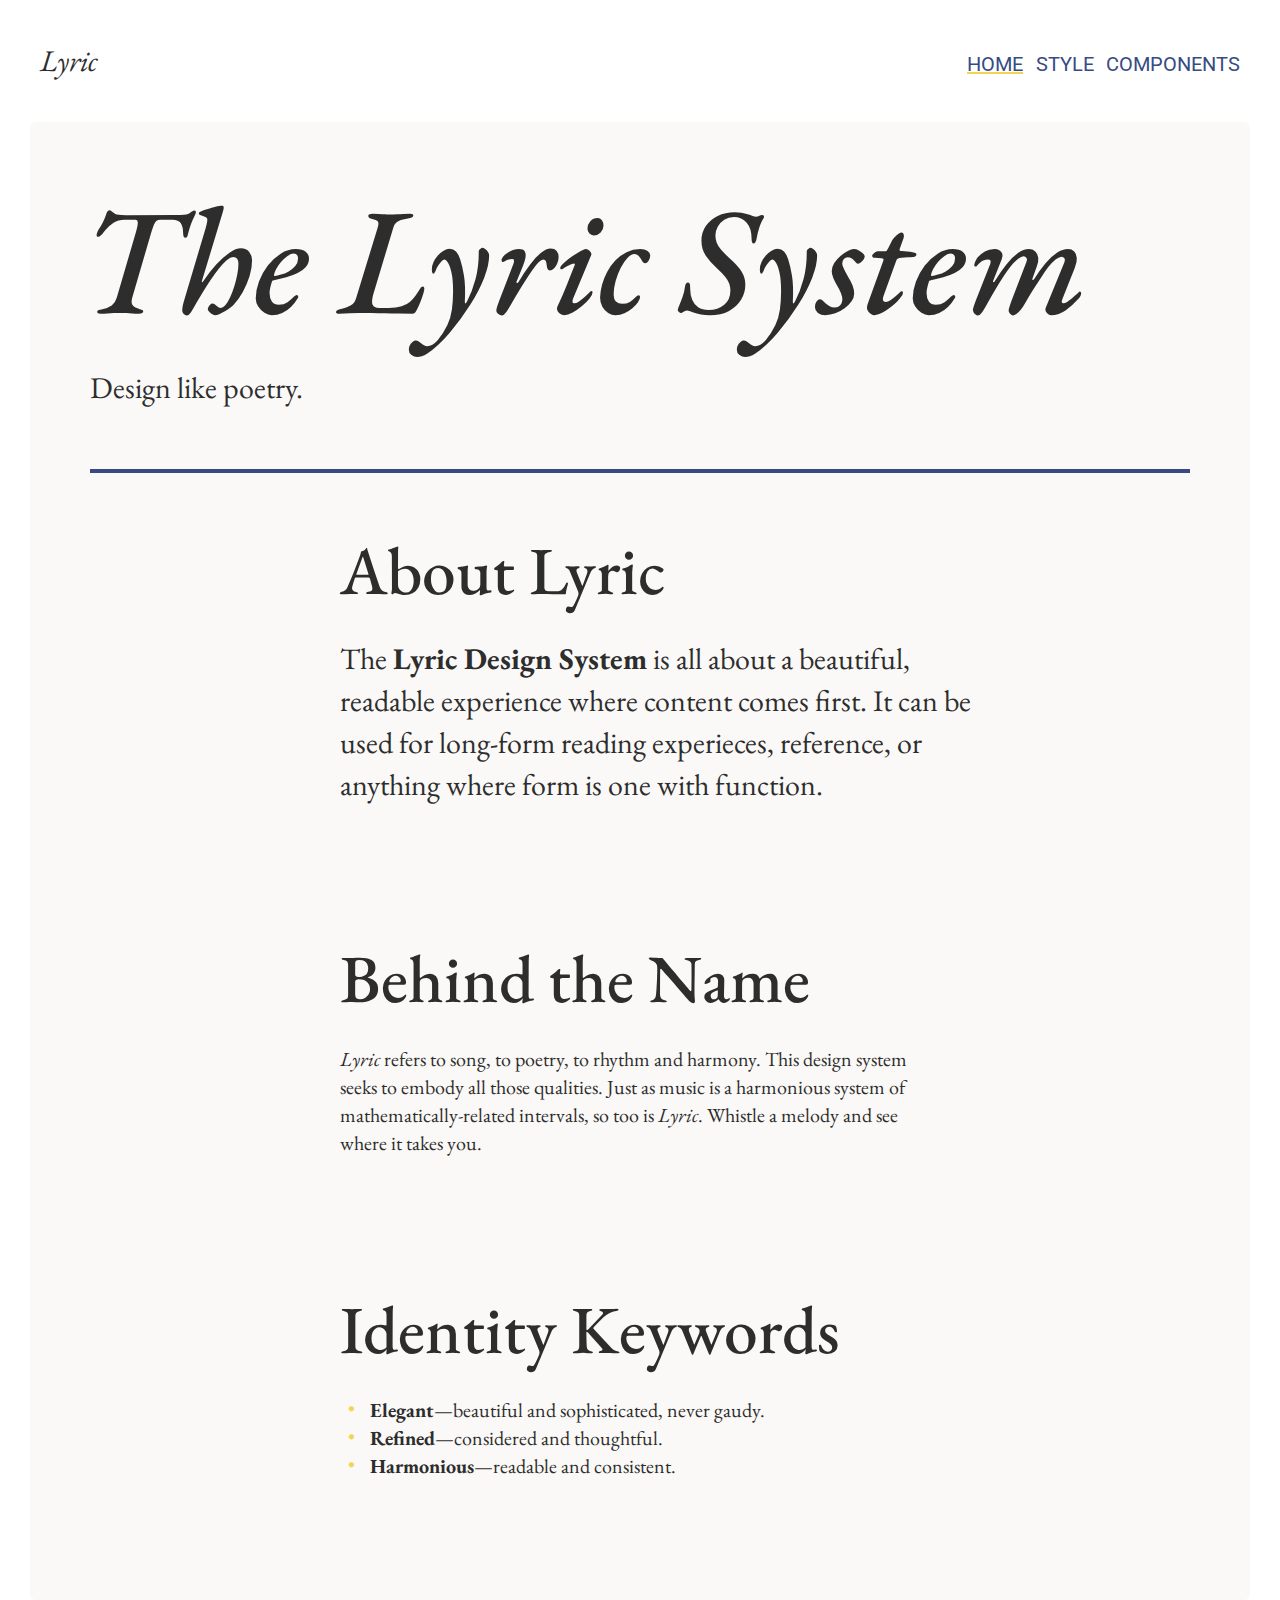
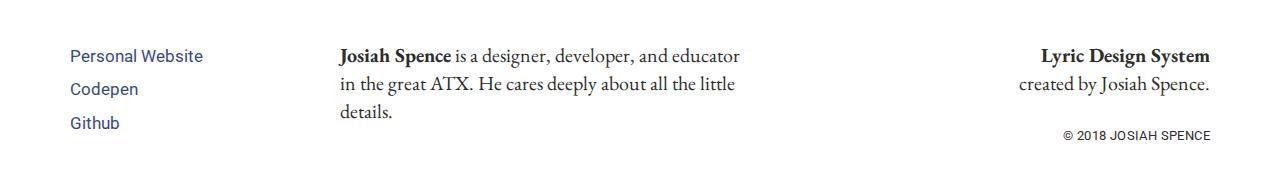
<file: index.html>
<!DOCTYPE html>
<html lang="en">
<head>
  
  <!--  Meta  -->
	<meta charset="UTF-8" />
	<meta name="viewport" content="width=device-width, initial-scale=1">
	<title>Lyric Design System</title>
  
  <!--  Styles  -->
	<link href="https://fonts.googleapis.com/css?family=EB+Garamond:400,400i,700,700i|Roboto:300" rel="stylesheet">
	<link rel="stylesheet" href="style.css">

	<meta name="description" content="My Design System is cool. You should use it.">
</head>
<body>
  
	<header class="site-header">
		
		<div class="logo">Lyric</div>
		
		<nav class="nav-primary">
			<ul>
				<li><a href="index.html" class="current-page">Home</a></li>
				<li><a href="style.html">Style</a></li>
				<li><a href="components.html">Components</a></li>
			</ul>			
		</nav>
		
	</header>
	
	<main>
		
		<div class="main-intro">
			<h1>The Lyric System</h1>

			<p class="tagline">Design like poetry.</p>
		</div>
		
		<div class="main-content">
		
			<h2>About Lyric</h2>

			<p class="featured-text">The <strong>Lyric Design System</strong> is all about a beautiful, readable experience where content comes first. It can be used for long-form reading experieces, reference, or anything where form is one with function. </p>

			<h2>Behind the Name</h2>
			
			<p><em>Lyric</em> refers to song, to poetry, to rhythm and harmony. This design system seeks to embody all those qualities. Just as music is a harmonious system of mathematically-related intervals, so too is <em>Lyric</em>. Whistle a melody and see where it takes you.</p>

			<h2>Identity Keywords</h2>

			<ul>
				<li><strong>Elegant</strong>&mdash;beautiful and sophisticated, never gaudy.</li>
				<li><strong>Refined</strong>&mdash;considered and thoughtful.</li>
				<li><strong>Harmonious</strong>&mdash;readable and consistent.</li>
			</ul>
			
		</div>
		
	</main>
 
	<footer class="site-footer">
		
		<div>
		
			<p><strong>Lyric Design System</strong> created by Josiah Spence.</p>

			<small>© 2018 Josiah Spence</small>
		
		</div>
			
		<p><strong>Josiah Spence</strong> is a designer, developer, and educator in the great ATX. He cares deeply about all the little details.</p>
		
		<nav class="nav-secondary">
			<ul>
				<li><a href="https://josiahspence.com">Personal Website</a></li>
				<li><a href="https://codepen.io/JosiahACC">Codepen</a></li>
				<li><a href="https://github.com/spencejs">Github</a></li>
			</ul>
		</nav>
		
	</footer>
	
</body>
</html>
</file>
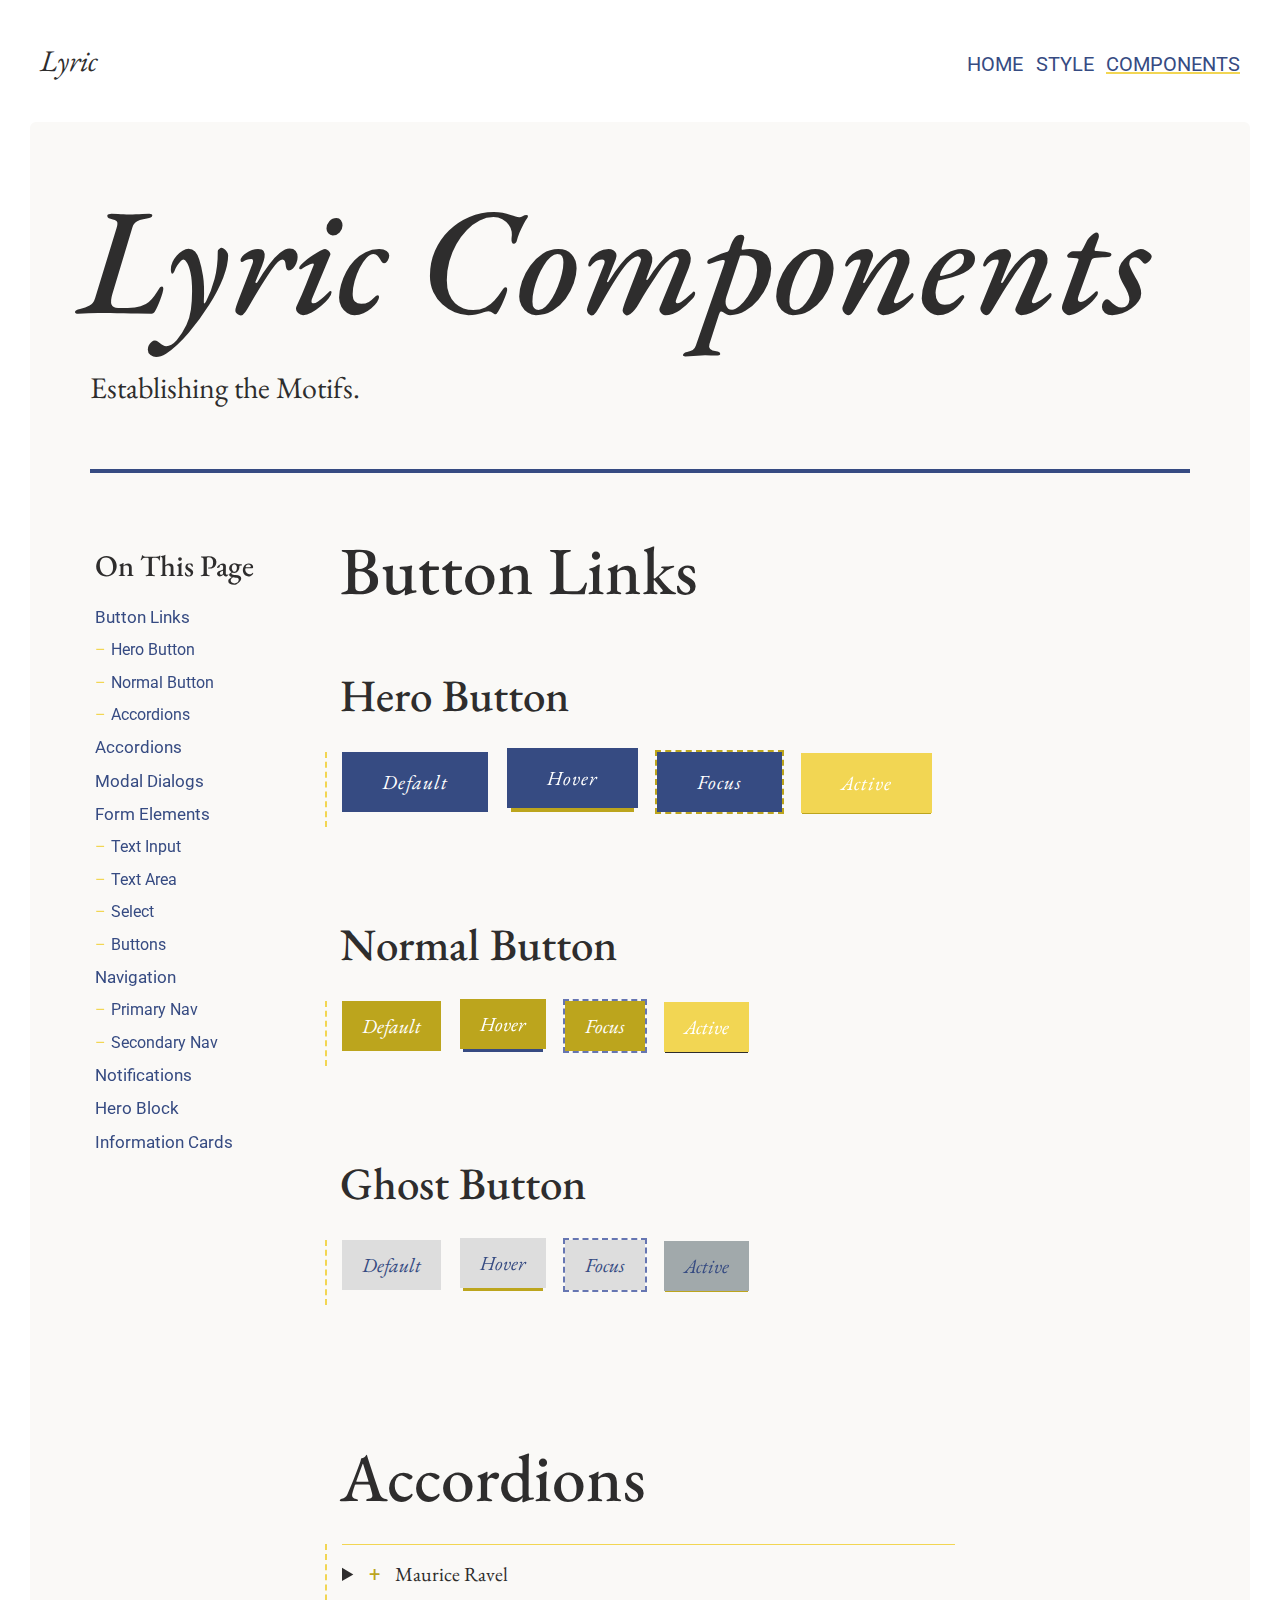
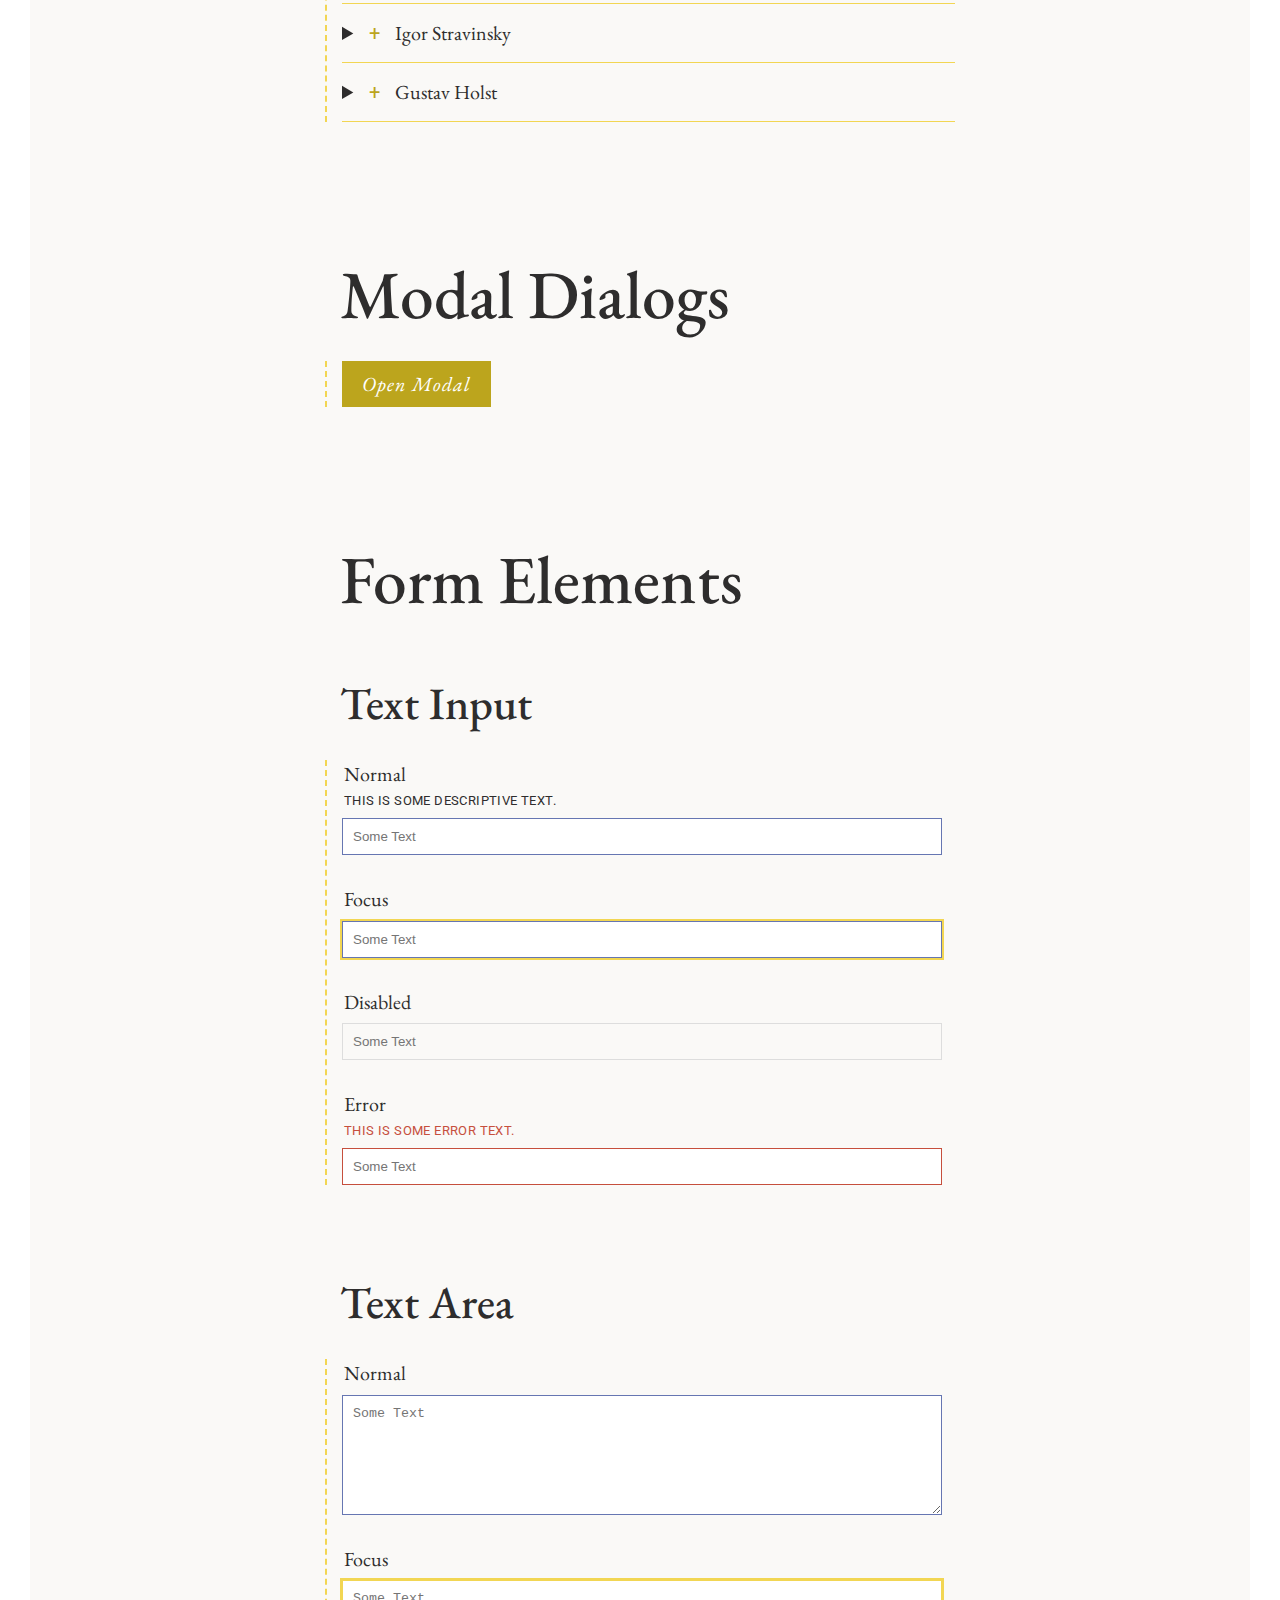
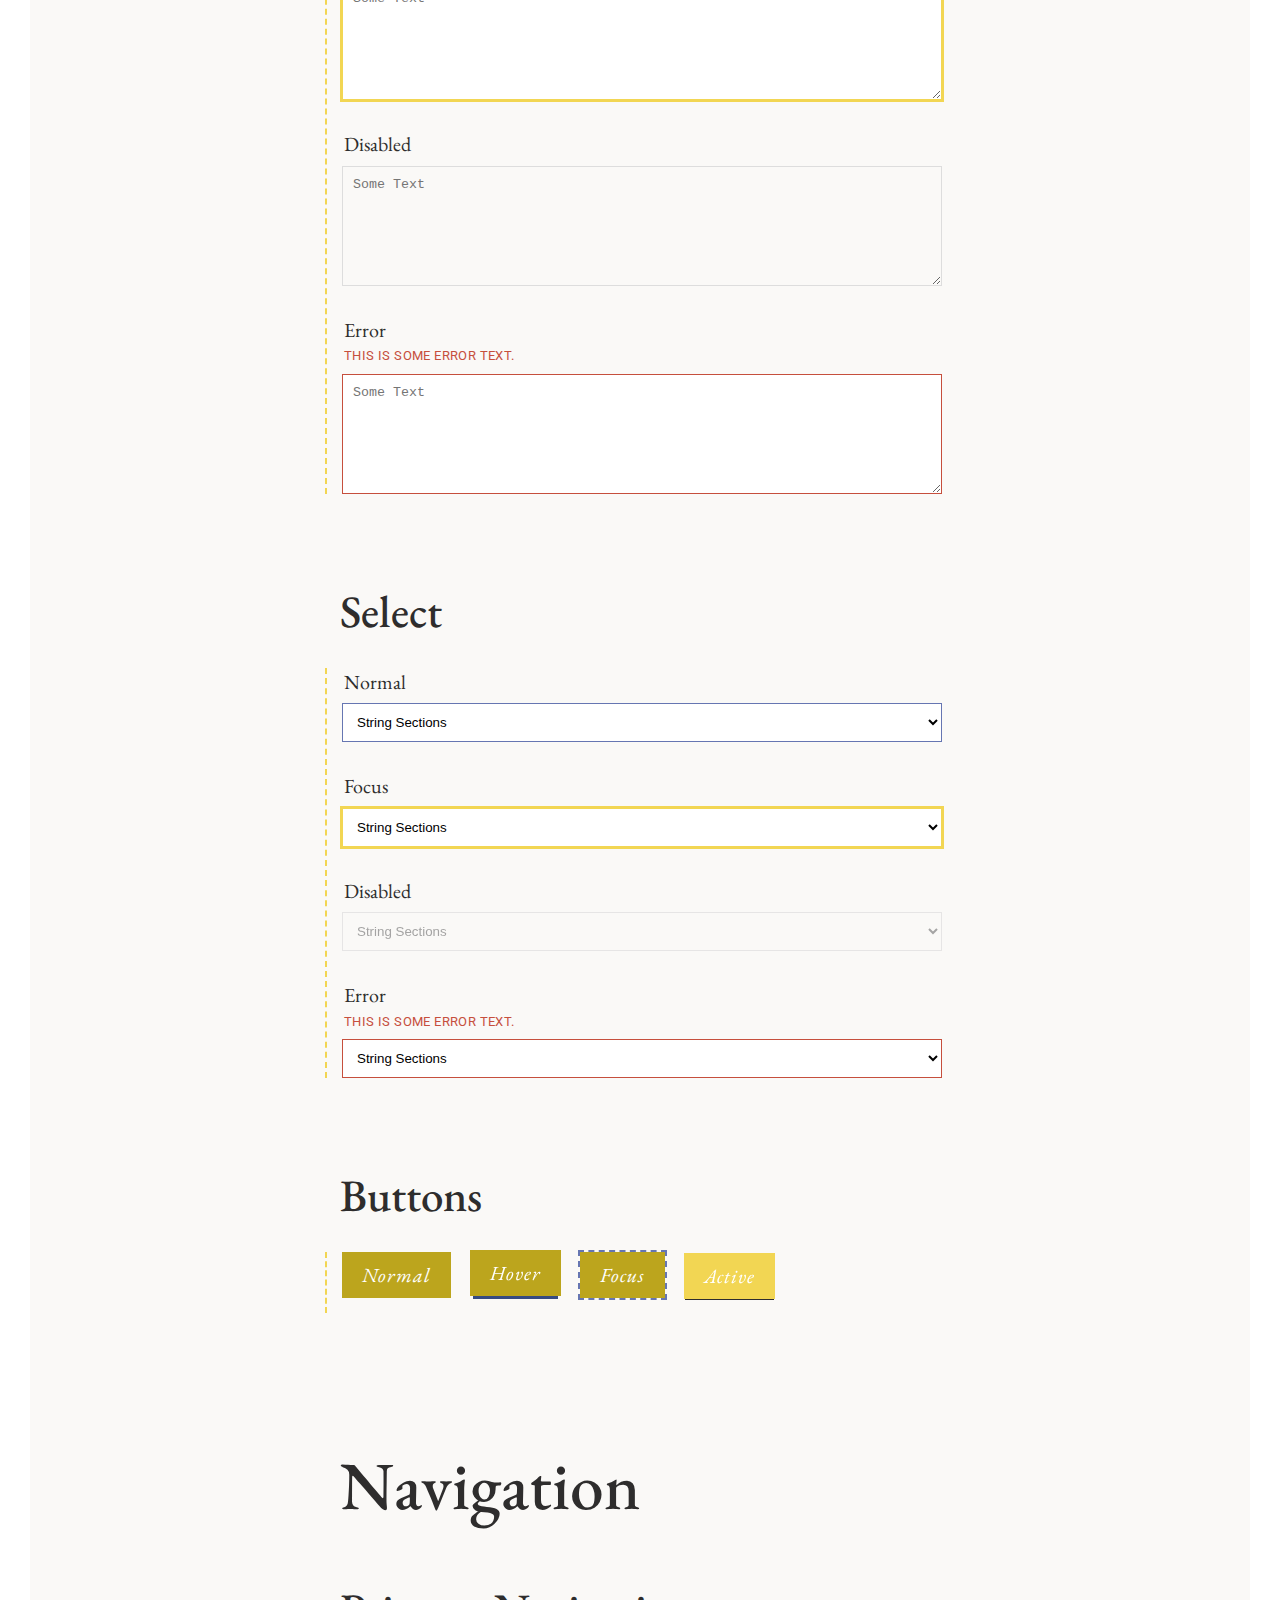
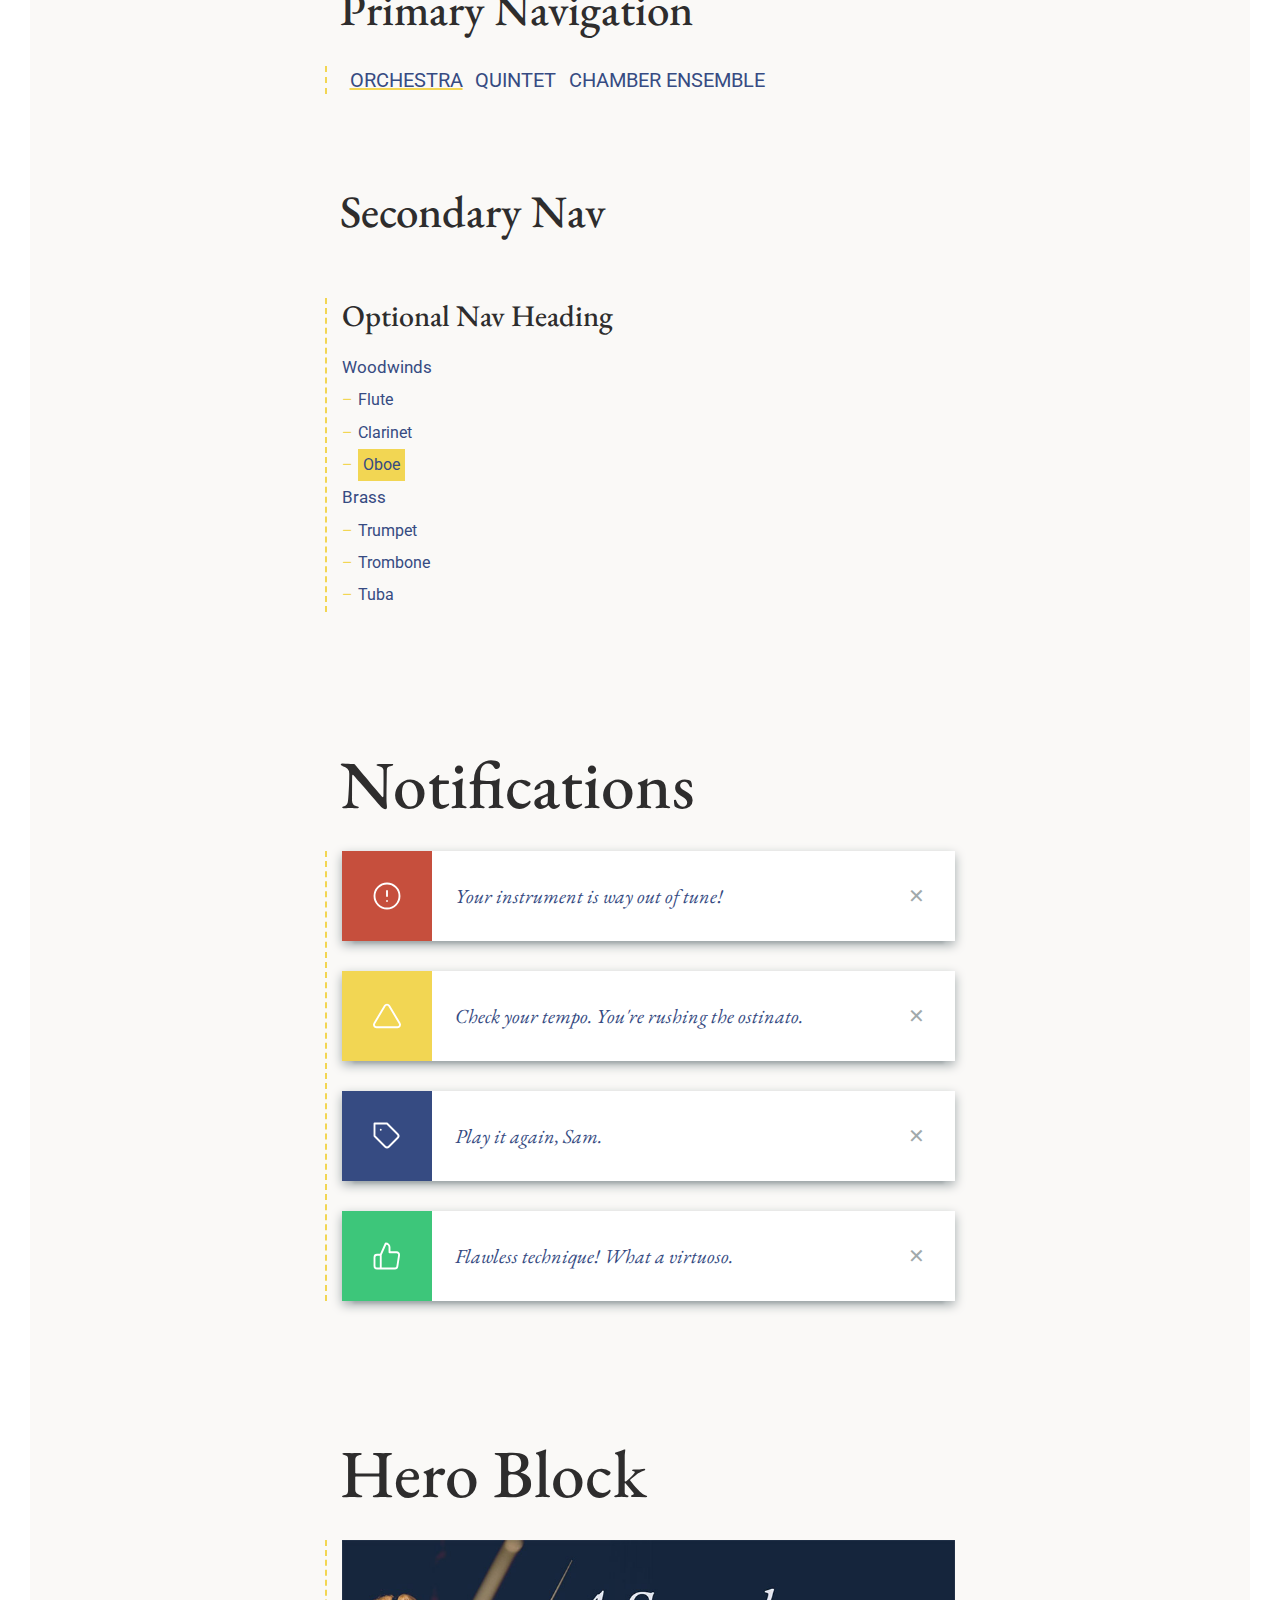
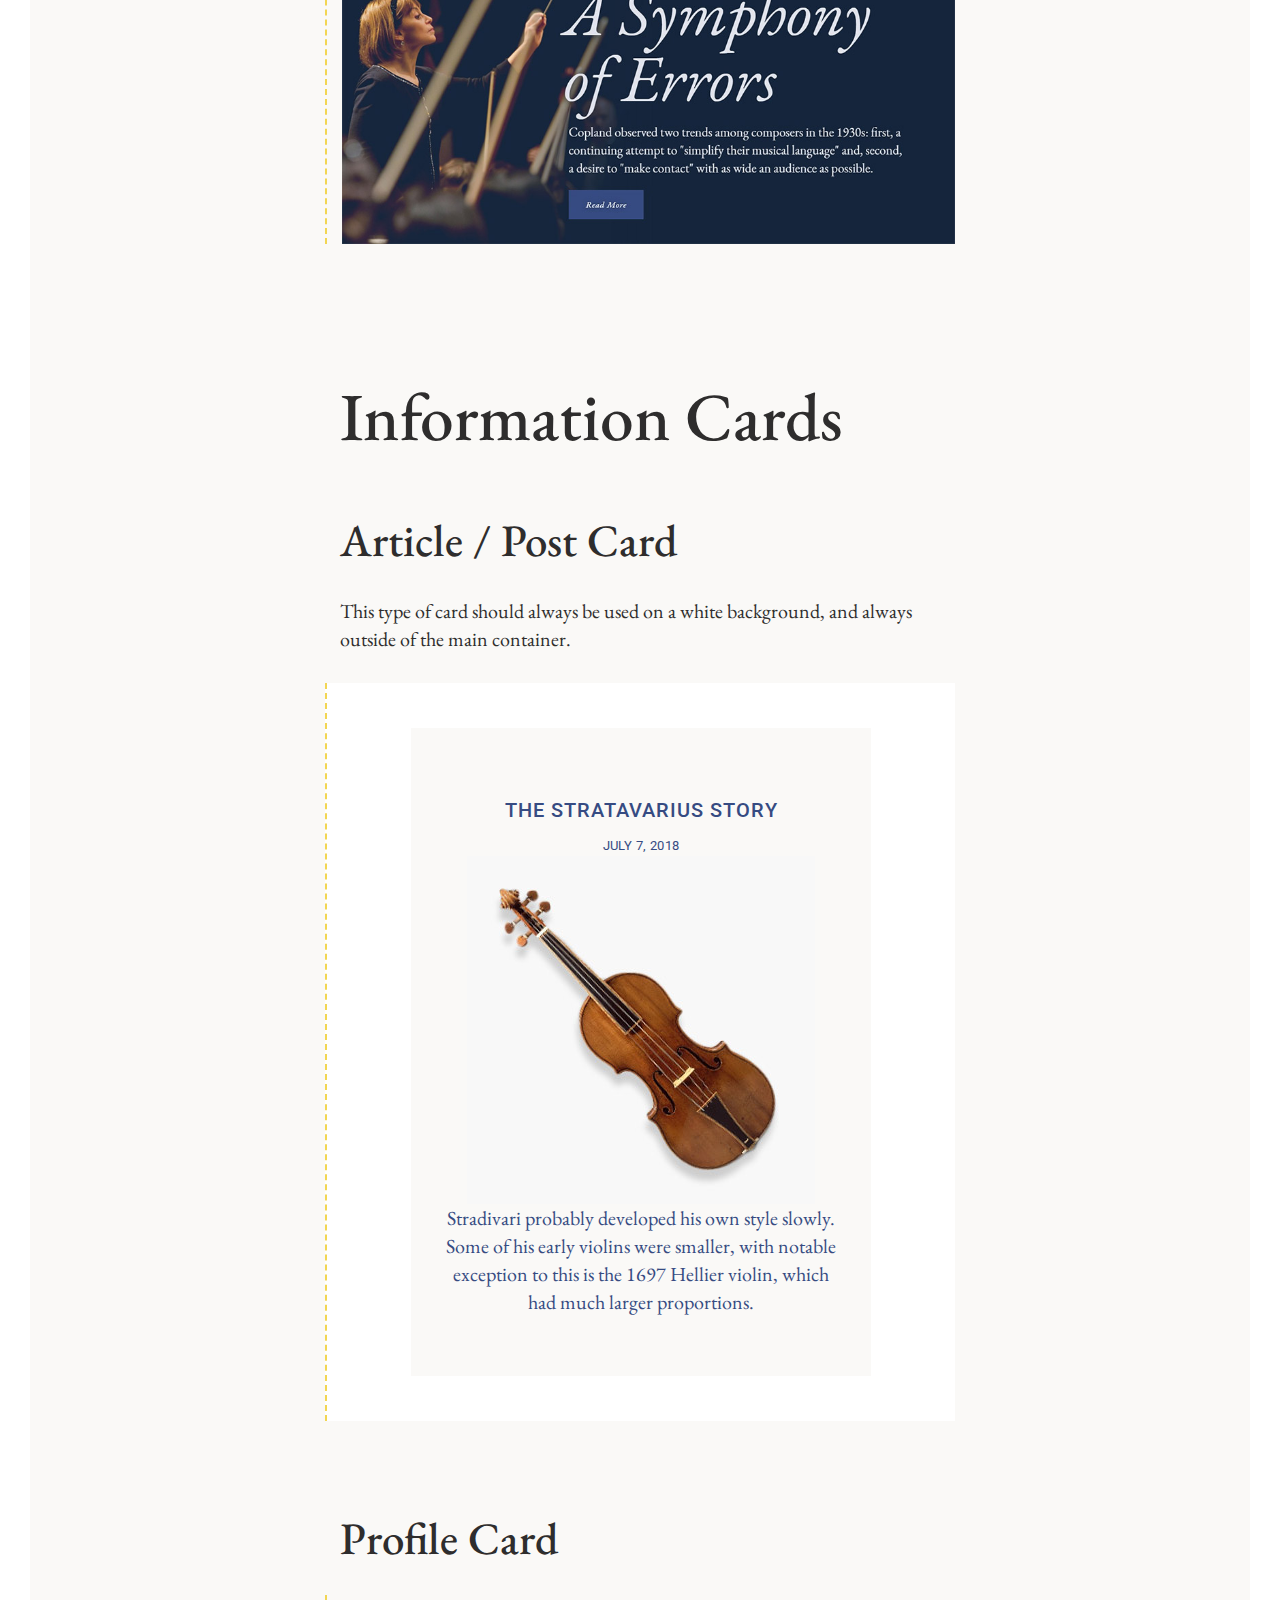
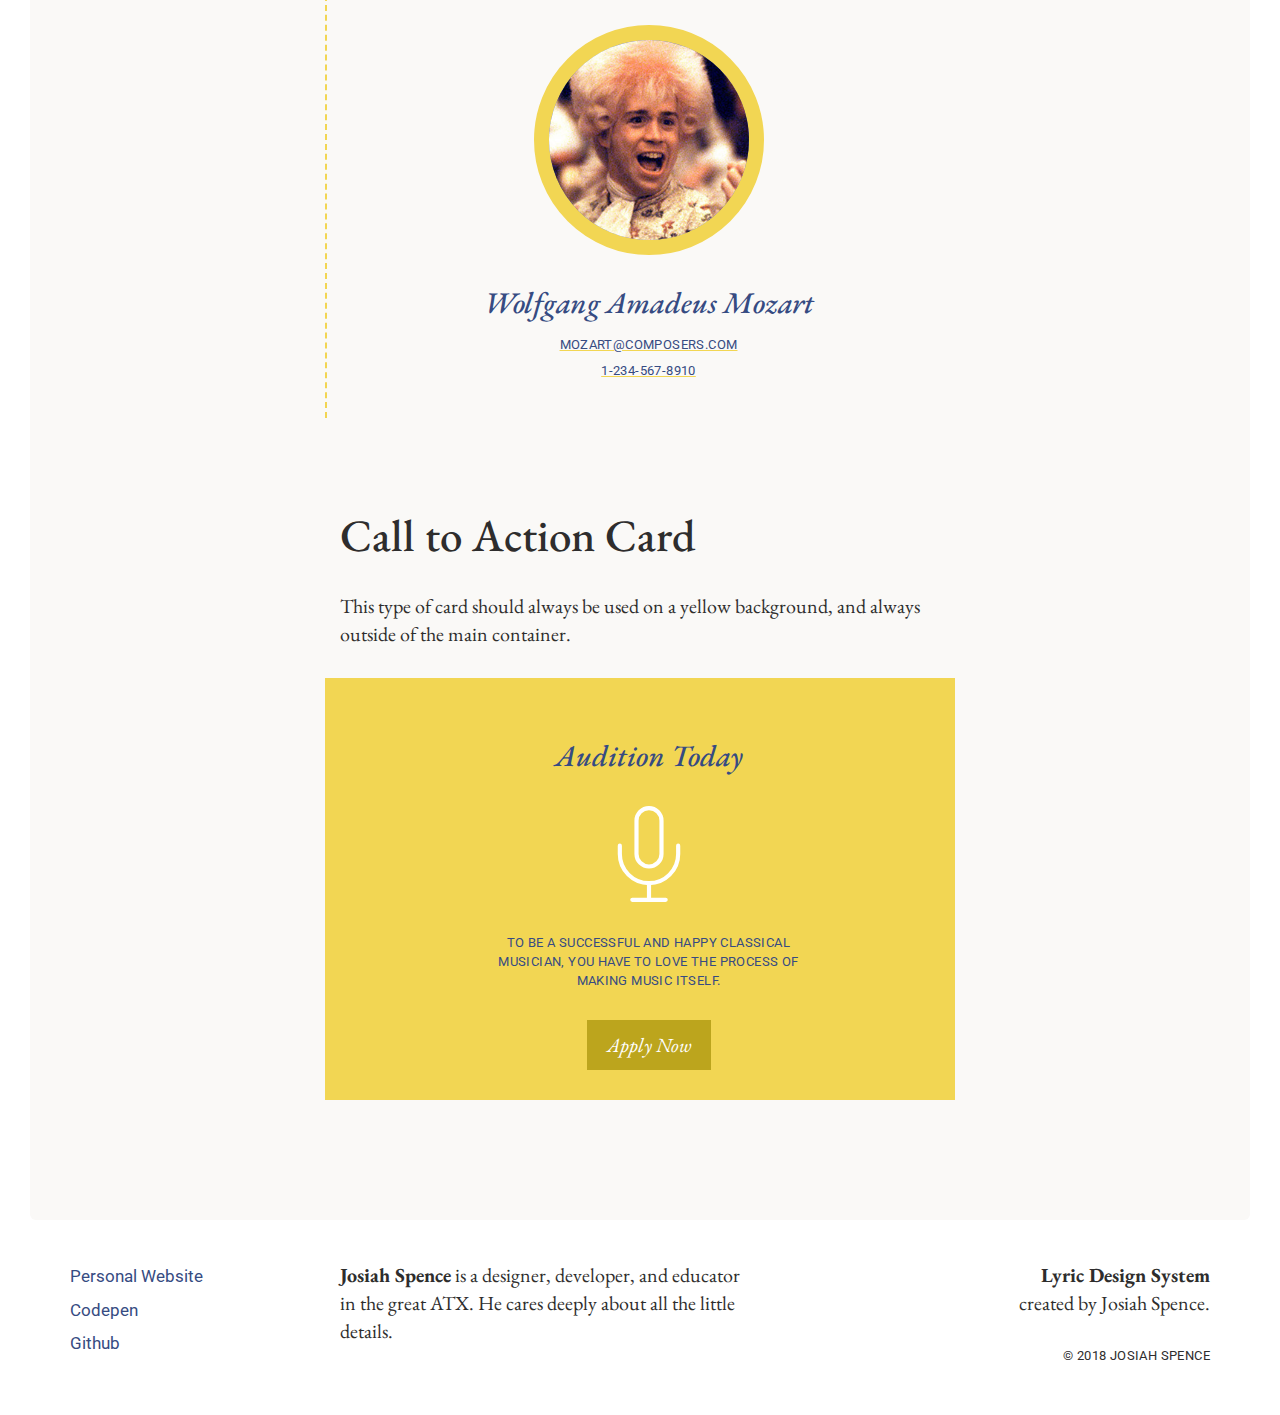
<file: components.html>
<!DOCTYPE html>
<html lang="en">
<head>
  
  <!--  Meta  -->
	<meta charset="UTF-8" />
	<meta name="viewport" content="width=device-width, initial-scale=1">
	<title>Lyric | Components</title>
  
  <!--  Styles  -->
	<link href="https://fonts.googleapis.com/css?family=EB+Garamond:400,400i,700,700i|Roboto:300" rel="stylesheet">
	<link rel="stylesheet" href="style.css">
</head>
<body>
  
	<header class="site-header">
		
		<div class="logo">Lyric</div>
		
		<nav class="nav-primary">
			<ul>
				<li><a href="index.html">Home</a></li>
				<li><a href="style.html">Style</a></li>
				<li><a href="components.html" class="current-page">Components</a></li>
			</ul>			
		</nav>
		
	</header>
	
	<main>
		
		<div class="main-intro">
			<h1>Lyric Components</h1>

			<p class="tagline">Establishing the Motifs.</p>
		</div>
			
		<nav class="nav-secondary toc-nav">
			
			<div> <!--Necessary for sticky positioning technique-->
			
				<h4>On This Page</h4>

				<ul>
					<li><a href="#button-links">Button Links</a>
						<ul>
							<li><a href="#hero-button">Hero Button</a></li>
							<li><a href="#normal-button">Normal Button</a></li>
							<li><a href="#ghost-button">Accordions</a></li>
						</ul>
					</li>
					<li><a href="#accordions">Accordions</a></li>
					<li><a href="#modal-dialogs">Modal Dialogs</a></li>
					<li><a href="#form-elements">Form Elements</a>
						<ul>
							<li><a href="#text-input">Text Input</a></li>
							<li><a href="#text-area">Text Area</a></li>
							<li><a href="#select">Select</a></li>
							<li><a href="#buttons">Buttons</a></li>
						</ul>
					</li>
					<li><a href="#navigation">Navigation</a>
						<ul>
							<li><a href="#primary-navigation">Primary Nav</a></li>
							<li><a href="#secondary-navigation">Secondary Nav</a></li>
						</ul>
					</li>
					<li><a href="#notifications">Notifications</a>
					<li><a href="#hero-block">Hero Block</a>
					<li><a href="#cards">Information Cards</a>
				</ul>
				
			</div>
				
		</nav>
		
		<div class="main-content">
		
			<h2 id="button-links">Button Links</h2>
			
			<h3 id="hero-button">Hero Button</h3>
			
			<figure class="button-examples">
			
				<a href="" class="button button-hero">Default</a>
			
				<a href="" class="button button-hero hover">Hover</a>
			
				<a href="" class="button button-hero focus">Focus</a>
			
				<a href="" class="button button-hero active">Active</a>
				
			</figure>
			
			<h3 id="normal-button">Normal Button</h3>
			
			<figure class="button-examples">
			
				<a href="" class="button">Default</a>
			
				<a href="" class="button hover">Hover</a>
			
				<a href="" class="button focus">Focus</a>
			
				<a href="" class="button active">Active</a>
				
			</figure>
			
			<h3 id="ghost-button">Ghost Button</h3>
			
			<figure class="button-examples">
			
				<a href="" class="button button-ghost">Default</a>
			
				<a href="" class="button button-ghost hover">Hover</a>
			
				<a href="" class="button button-ghost focus">Focus</a>
			
				<a href="" class="button button-ghost active">Active</a>
				
			</figure>
			
			<h2 id="accordions">Accordions</h2>
			
			<figure>
				
				<details>
					
					<summary>Maurice Ravel</summary>
					
					<div>
						<p><strong>Joseph Maurice Ravel</strong> (7 March 1875 – 28 December 1937) was a French composer, pianist and conductor. He is often associated with impressionism along with his elder contemporary Claude Debussy, although both composers rejected the term. In the 1920s and 1930s Ravel was internationally regarded as France's greatest living composer.</p>
					</div>
					
				</details>
				
				<details>
					
					<summary>Igor Stravinsky</summary>
					
					<div>
						<p><strong>Igor Fyodorovich Stravinsky</strong> (17 June [O.S. 5 June] 1882 – 6 April 1971) was a Russian-born composer, pianist, and conductor. He is widely considered one of the most important and influential composers of the 20th century.</p>

						<p>Stravinsky's compositional career was notable for its stylistic diversity. He first achieved international fame with three ballets commissioned by the impresario Serge Diaghilev and first performed in Paris by Diaghilev's Ballets Russes: The Firebird (1910), Petrushka (1911), and The Rite of Spring (1913).</p>
					</div>
					
				</details>
				
				<details>
					
					<summary>Gustav Holst</summary>
					
					<div>
						<p><strong>Gustav Theodore Holst</strong> (21 September 1874 – 25 May 1934) was an English composer, arranger and teacher. Best known for his orchestral suite The Planets, he composed a large number of other works across a range of genres, although none achieved comparable success. His distinctive compositional style was the product of many influences, Richard Wagner and Richard Strauss being most crucial early in his development. The subsequent inspiration of the English folksong revival of the early 20th century, and the example of such rising modern composers as Maurice Ravel, led Holst to develop and refine an individual style.</p>
					</div>
					
				</details>
				
			</figure>
			
			<h2 id="modal-dialogs">Modal Dialogs</h2>
			
			<figure>
				
				<button id="open-modal" type="button">Open Modal</button>
				
				<dialog id="dialog">
					
					<h4>Suite bergamasque</h4>
					
					<p>The Suite bergamasque is one of the most famous piano suites by Claude Debussy. It was first composed by Debussy around 1890, at the age of 28, but was significantly revised just before its publication in 1905.The composer was loath to publish these relatively early piano compositions because they were not in his mature style, but in 1905 accepted the offer of a publisher who thought they would be successful given the fame Debussy had won in the intervening fifteen years.</p>
					
				</dialog>
				
			</figure>
			
			<h2 id="form-elements">Form Elements</h2>
			
			<h3 id="text-input">Text Input</h3>
			
			<figure>
				
				<label for="text-input">Normal</label>
				<small>This is some descriptive text.</small>
				<input name="text-input" type="text" placeholder="Some Text">
				
				
				<label for="text-input">Focus</label>
				<input name="text-input" type="text" placeholder="Some Text" class="focus">
				
				
				<label for="text-input">Disabled</label>
				<input name="text-input" type="text" placeholder="Some Text" disabled>
				
				
				<label for="text-input">Error</label>
				<small class="error-text">This is some error text.</small>
				<input name="text-input" type="text" placeholder="Some Text" class="error-input">
				
			</figure>
			
			<h3 id="text-area">Text Area</h3>
			
			<figure>
				
				<label for="textarea">Normal</label>
				<textarea name="textarea" placeholder="Some Text"></textarea>
			
				<label for="textarea">Focus</label>
				<textarea name="textarea" class="focus" placeholder="Some Text"></textarea>
				
				<label for="textarea">Disabled</label>
				<textarea name="textarea" disabled placeholder="Some Text"></textarea>
				
				<label for="textarea">Error</label>
				<small class="error-text">This is some error text.</small>
				<textarea name="textarea" class="error-input" placeholder="Some Text"></textarea>
			
			</figure>
			
			<h3 id="select">Select</h3>
			
			<figure>
				
				<label for="select">Normal</label>
				<select name="select">
					<option value="" selected disabled hidden>String Sections</option>
					<option>Violins</option>
					<option>Violas</option>
					<option>Cellos</option>
					<option>Contrabasses</option>
				</select>
				
				<label for="select">Focus</label>
				<select name="select" class="focus">
					<option value="" selected disabled hidden>String Sections</option>
					<option>Violins</option>
					<option>Violas</option>
					<option>Cellos</option>
					<option>Contrabasses</option>
				</select>
				
				<label for="select">Disabled</label>
				<select name="select" disabled>
					<option value="" selected disabled hidden>String Sections</option>
					<option>Violins</option>
					<option>Violas</option>
					<option>Cellos</option>
					<option>Contrabasses</option>
				</select>
				
				<label for="select">Error</label>
				<small class="error-text">This is some error text.</small>
				<select name="select" class="error-input">
					<option value="" selected disabled hidden>String Sections</option>
					<option>Violins</option>
					<option>Violas</option>
					<option>Cellos</option>
					<option>Contrabasses</option>
				</select>
				
			</figure>
			
			<h3 id="buttons">Buttons</h3>
			
			<figure class="form-button-examples">
				<button>Normal</button>
				
				<button class="hover">Hover</button>
				
				<button class="focus">Focus</button>
				
				<button class="active">Active</button>
				
			</figure>
			
			<h2 id="navigation">Navigation</h2>
			
			<h3 id="primary-navigation">Primary Navigation</h3>
			
			<figure>
				<nav class="nav-primary">
					<ul>
						<li><a href="" class="current-page">Orchestra</a></li>
						<li><a href="">Quintet</a></li>
						<li><a href="">Chamber Ensemble</a></li>
					</ul>			
				</nav>
			</figure>
			
			<h3 id="secondary-navigation">Secondary Nav</h3>
			
			<figure>
				<nav class="nav-secondary">

					<h4>Optional Nav Heading</h4>

					<ul>
						<li><a href="">Woodwinds</a>
							<ul>
								<li><a href="">Flute</a></li>
								<li><a href="">Clarinet</a></li>
								<li><a href="" class="current-item">Oboe</a></li>
							</ul>
						</li>
						<li><a href="">Brass</a>
							<ul>
								<li><a href="">Trumpet</a></li>
								<li><a href="">Trombone</a></li>
								<li><a href="">Tuba</a></li>
							</ul>
						</li>
					</ul>
				</nav>
			</figure>
			
			<h2 id="notifications">Notifications</h2>
			
			<figure>
				
				<div class="notification notification-error">
					
					<svg class="icon-notification" xmlns="http://www.w3.org/2000/svg" viewBox="0 0 24 24" fill="none" stroke="currentColor" stroke-width="1.5" stroke-linecap="round" stroke-linejoin="round" aria-hidden="true">
						<circle cx="12" cy="12" r="10"></circle>
						<line x1="12" y1="8" x2="12" y2="12"></line>
						<line x1="12" y1="16" x2="12" y2="16"></line>
						
					</svg>
					
					<span>Your instrument is way out of tune!</span>
					
					<span class="notification-close">✕</span>
					
				</div>
				
				<div class="notification notification-warning">
					
					<svg class="icon-notification" xmlns="http://www.w3.org/2000/svg" viewBox="0 0 24 24" fill="none" stroke="currentColor" stroke-width="1.5" stroke-linecap="round" stroke-linejoin="round" aria-hidden="true">
						<path d="M10.29 3.86L1.82 18a2 2 0 0 0 1.71 3h16.94a2 2 0 0 0 1.71-3L13.71 3.86a2 2 0 0 0-3.42 0z"></path>
						
					</svg>
					
					<span>Check your tempo. You're rushing the ostinato.</span>
					
					<span class="notification-close">✕</span>
					
				</div>
				
				<div class="notification">
					
					<svg class="icon-notification" xmlns="http://www.w3.org/2000/svg" viewBox="0 0 24 24" fill="none" stroke="currentColor" stroke-width="1.5" stroke-linecap="round" stroke-linejoin="round" aria-hidden="true">
						<path d="M20.59 13.41l-7.17 7.17a2 2 0 0 1-2.83 0L2 12V2h10l8.59 8.59a2 2 0 0 1 0 2.82z"></path>
						<line x1="7" y1="7" x2="7" y2="7"></line>
						
					</svg>
					
					<span>Play it again, Sam.</span>
					
					<span class="notification-close">✕</span>
					
				</div>
				
				<div class="notification notification-success">
					
					<svg class="icon-notification" xmlns="http://www.w3.org/2000/svg" viewBox="0 0 24 24" fill="none" stroke="currentColor" stroke-width="1.5" stroke-linecap="round" stroke-linejoin="round" aria-hidden="true">
						<path d="M14 9V5a3 3 0 0 0-3-3l-4 9v11h11.28a2 2 0 0 0 2-1.7l1.38-9a2 2 0 0 0-2-2.3zM7 22H4a2 2 0 0 1-2-2v-7a2 2 0 0 1 2-2h3"></path>
						
					</svg>
					
					<span>Flawless technique! What a virtuoso.</span>
					
					<span class="notification-close">✕</span>
					
				</div>
				
			</figure>
			
			<h2 id="hero-block">Hero Block</h2>
			
			<figure>
				<a href="hero-block.html" title="Hero Block Page"><img src="images/hero-screenshot.jpg" alt="Hero Block Screenshot" class="example-screenshot"></a>
			</figure>
			
			<h2 id="cards">Information Cards</h2>

			<h3>Article / Post Card</h3>
			
			<p>This type of card should always be used on a white background, and always outside of the main container.</p>
			
			<figure class="post-card-example">
				
				<a href="" class="post-card">
					
					<h6>The Stratavarius Story</h6>
					
					<time datetime="2018-07-07">July 7, 2018</time>
					
					<img src="images/strativarius.jpg" alt="Stritvarius Gould Violin">
					
					<p>Stradivari probably developed his own style slowly. Some of his early violins were smaller, with notable exception to this is the 1697 Hellier violin, which had much larger proportions.</p>
					
				</a>
				
			</figure>

			<h3>Profile Card</h3>
			
			<figure class="profile-card-example">
				
				<section class="profile-card">
					
					<img src="images/mozart.jpg" alt="Wolfgang Amadeus Mozart">
					
					<h6>Wolfgang Amadeus Mozart</h6>
					
					<p class="meta-copy"><a href="mailto:mozart@composers.com">mozart@composers.com</a></p>
					
					<p class="meta-copy"><a href="tel:1-234-567-8910">1-234-567-8910</a></p>
					
				</section>
				
			</figure>

			<h3>Call to Action Card</h3>
			
			<p>This type of card should always be used on a yellow background, and always outside of the main container.</p>
			
			<figure class="cta-card-example">
				
				<section class="cta-card">
					
					<h6>Audition Today</h6>
					
					<svg class="cta-card-icon" xmlns="http://www.w3.org/2000/svg" viewBox="0 0 24 24" fill="none" stroke-width="1" stroke-linecap="round" stroke-linejoin="round" aria-hidden="true">
						<path d="M12 1a3 3 0 0 0-3 3v8a3 3 0 0 0 6 0V4a3 3 0 0 0-3-3z"></path>
						<path d="M19 10v2a7 7 0 0 1-14 0v-2"></path>
						<line x1="12" y1="19" x2="12" y2="23"></line>
						<line x1="8" y1="23" x2="16" y2="23"></line>
					</svg>
					
					<p class="meta-copy">To be a successful and happy classical musician, you have to love the process of making music itself.</p>
					
					<a href="" class="button">Apply Now</a>
					
				</section>
				
			</figure>
			
		</div>
		
	</main>
 
	<footer class="site-footer">
		
		<div>
		
			<p><strong>Lyric Design System</strong> created by Josiah Spence.</p>

			<small>© 2018 Josiah Spence</small>
		
		</div>
			
		<p><strong>Josiah Spence</strong> is a designer, developer, and educator in the great ATX. He cares deeply about all the little details.</p>
		
		<nav class="nav-secondary">
			<ul>
				<li><a href="https://josiahspence.com">Personal Website</a></li>
				<li><a href="https://codepen.io/JosiahACC">Codepen</a></li>
				<li><a href="https://github.com/spencejs">Github</a></li>
			</ul>
		</nav>
		
	</footer>
	
	<script>
	document.addEventListener('DOMContentLoaded', function(){

		const modal = document.querySelector('dialog');
		const open = document.getElementById('open-modal');

		open.addEventListener('click', () => {
			modal.showModal();
		});

		modal.addEventListener('click', event => {
			if (event.target === modal) {
				modal.close('cancelled');
			}
		});

	});
	</script>

	
</body>
</html>
</file>
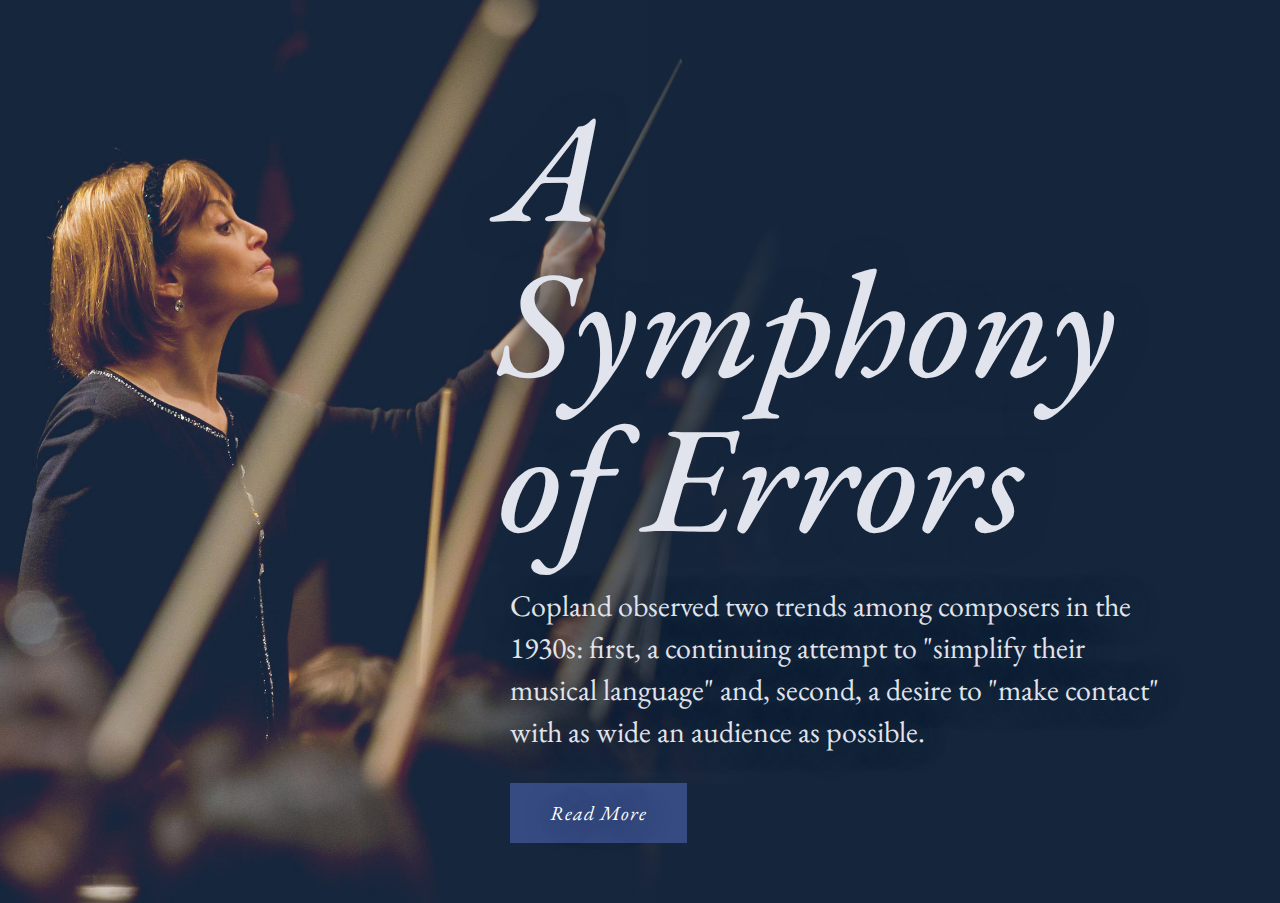
<file: hero-block.html>
<!DOCTYPE html>
<html lang="en">
<head>
  
  <!--  Meta  -->
	<meta charset="UTF-8" />
	<meta name="viewport" content="width=device-width, initial-scale=1">
	<title>Lyric | Components</title>
  
  <!--  Styles  -->
	<link href="https://fonts.googleapis.com/css?family=EB+Garamond:400,400i,700,700i|Roboto:300" rel="stylesheet">
	<link rel="stylesheet" href="style.css">
</head>
<body>
	
	<div class="hero-block">
		
		<div class="hero-block-content">
		
			<h1>A Symphony of Errors</h1>

			<p class="featured-text">Copland observed two trends among composers in the 1930s: first, a continuing attempt to "simplify their musical language" and, second, a desire to "make contact" with as wide an audience as possible.</p>

			<a href="" class="button button-hero">Read More</a>
			
		</div>
		
	</div>
	
</body>
</html>
</file>
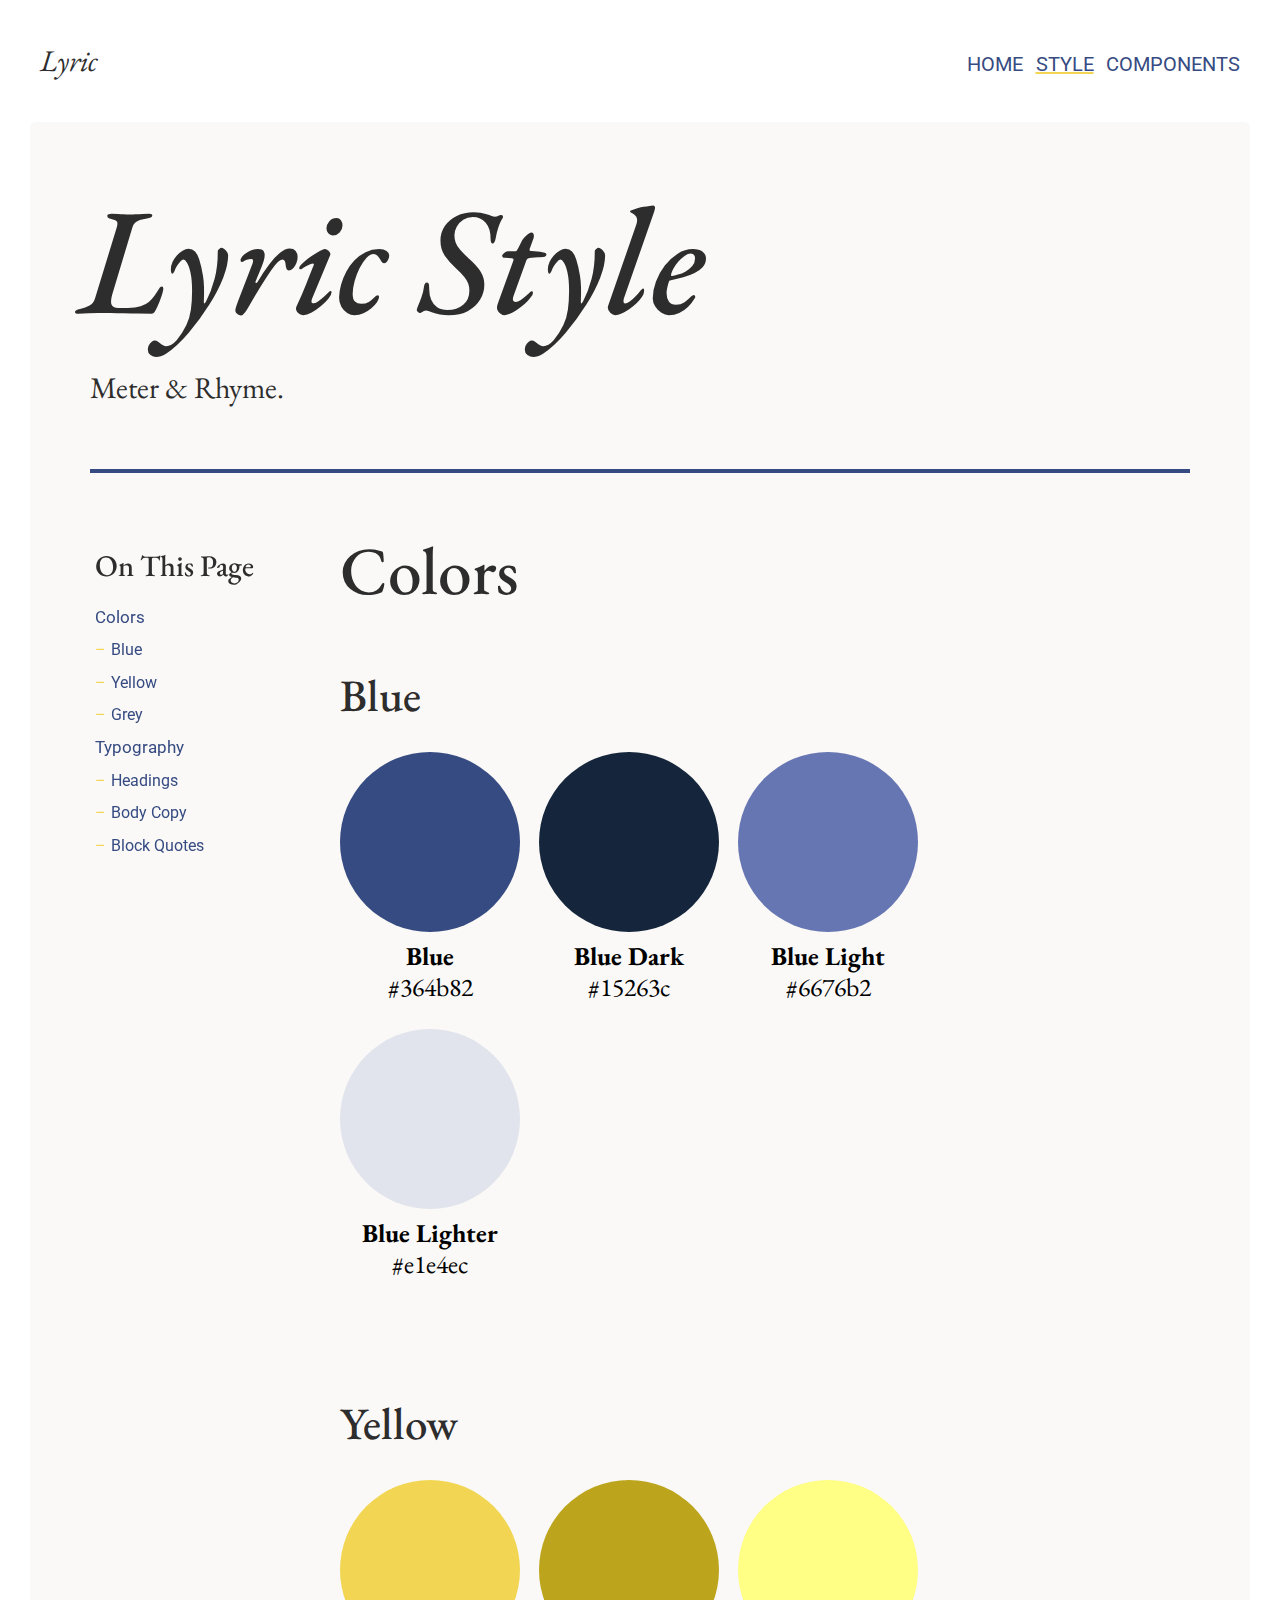
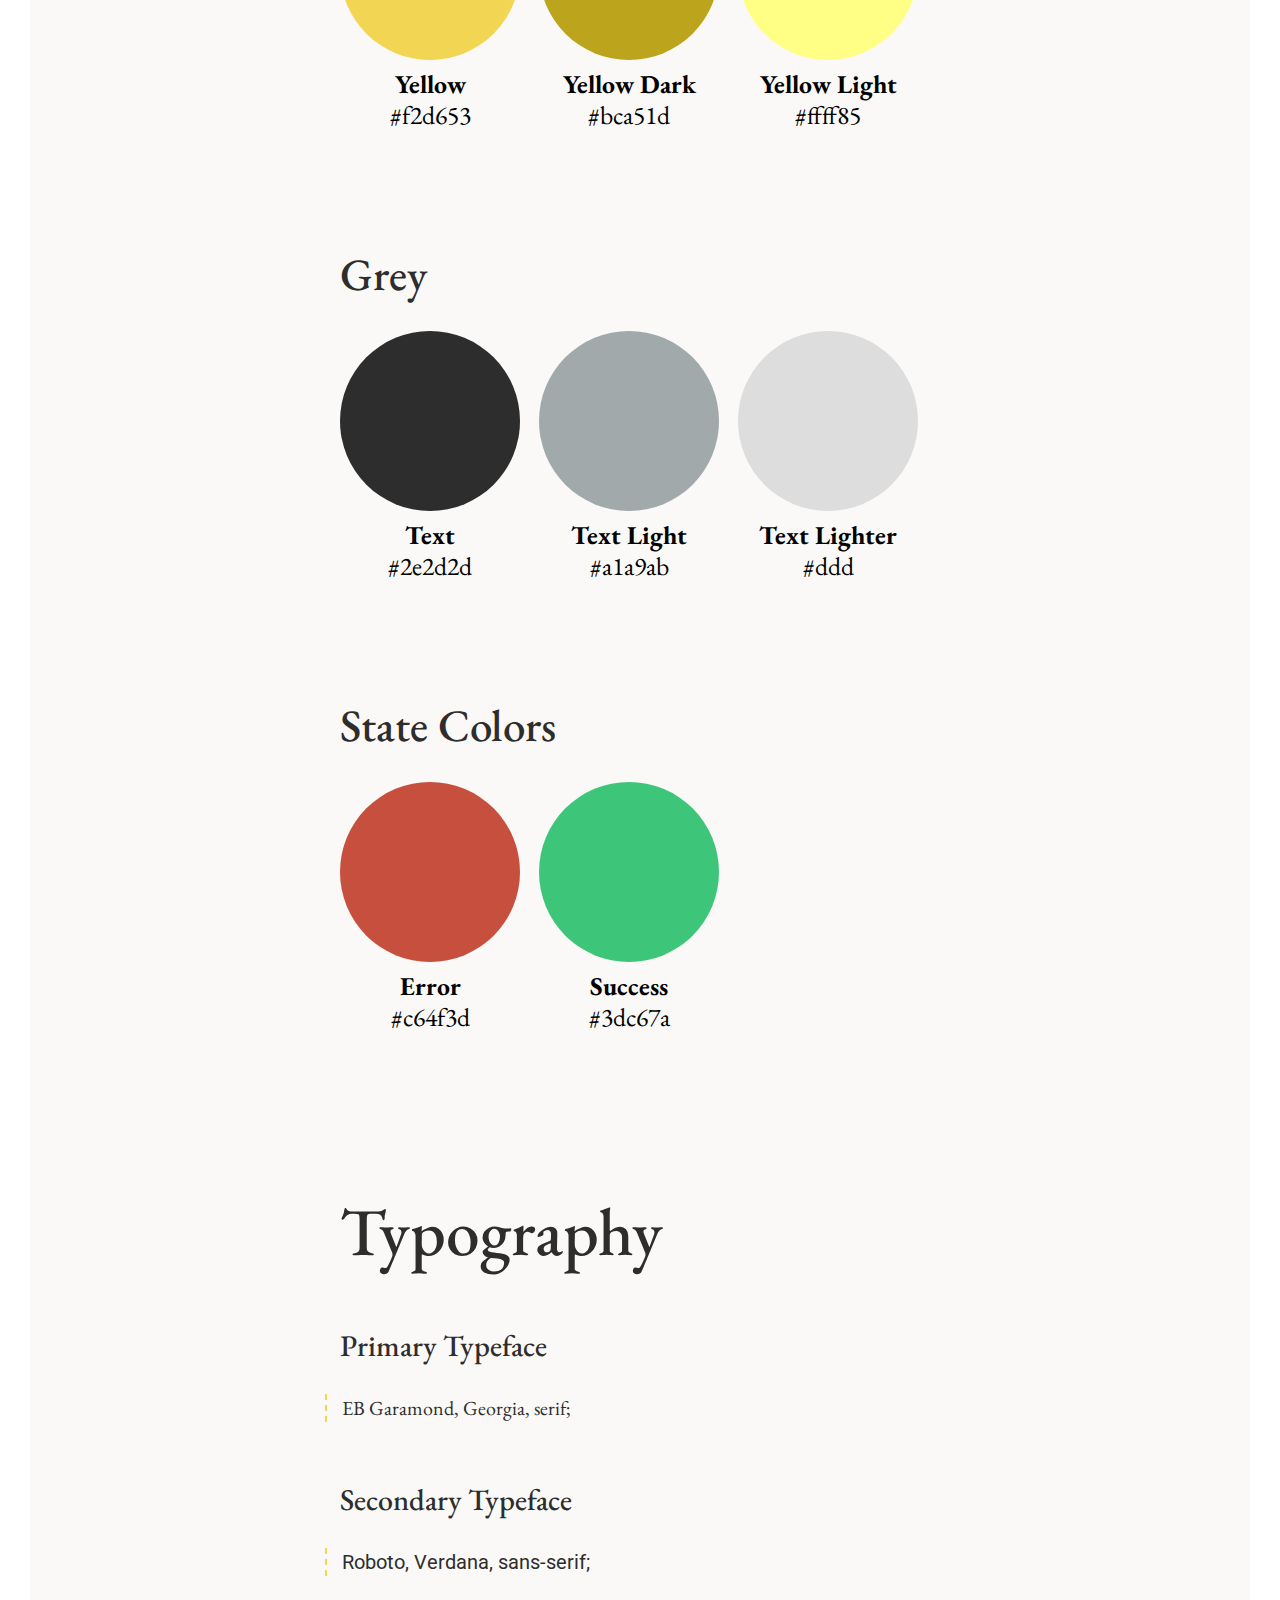
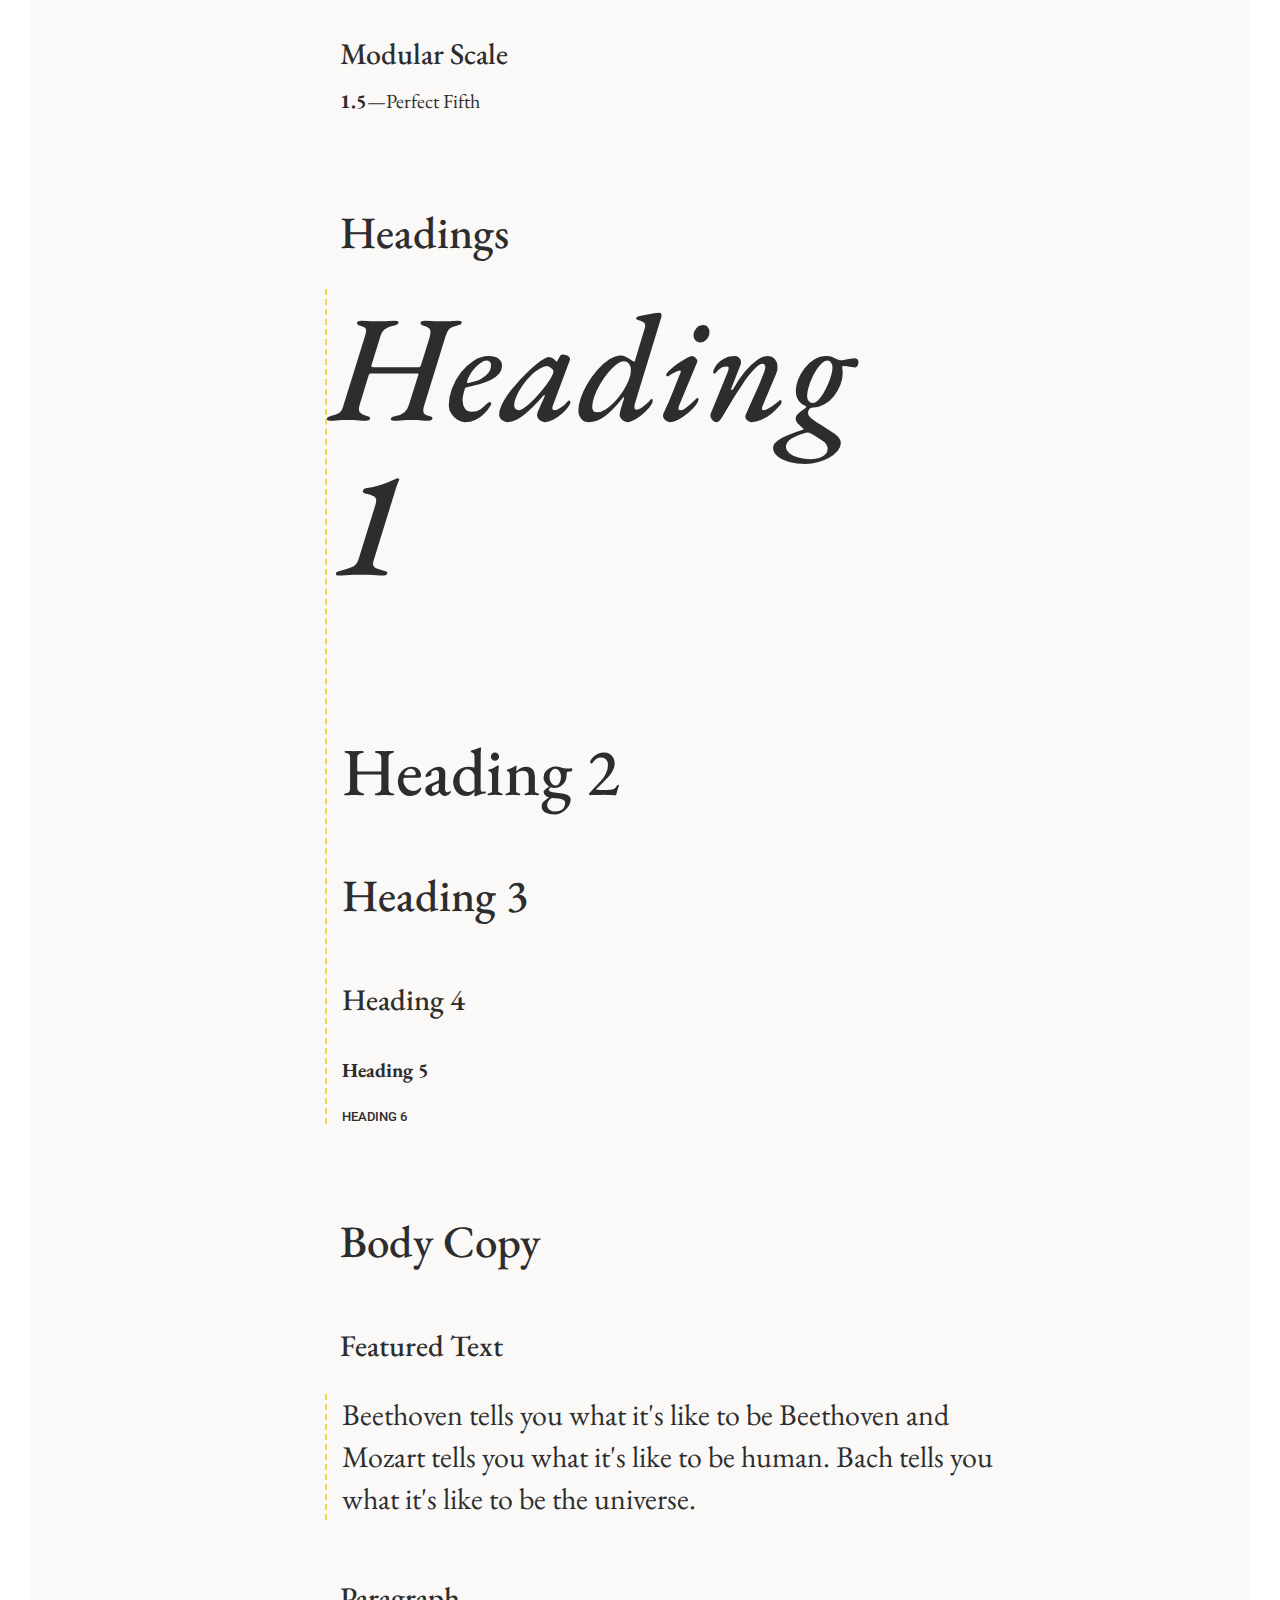
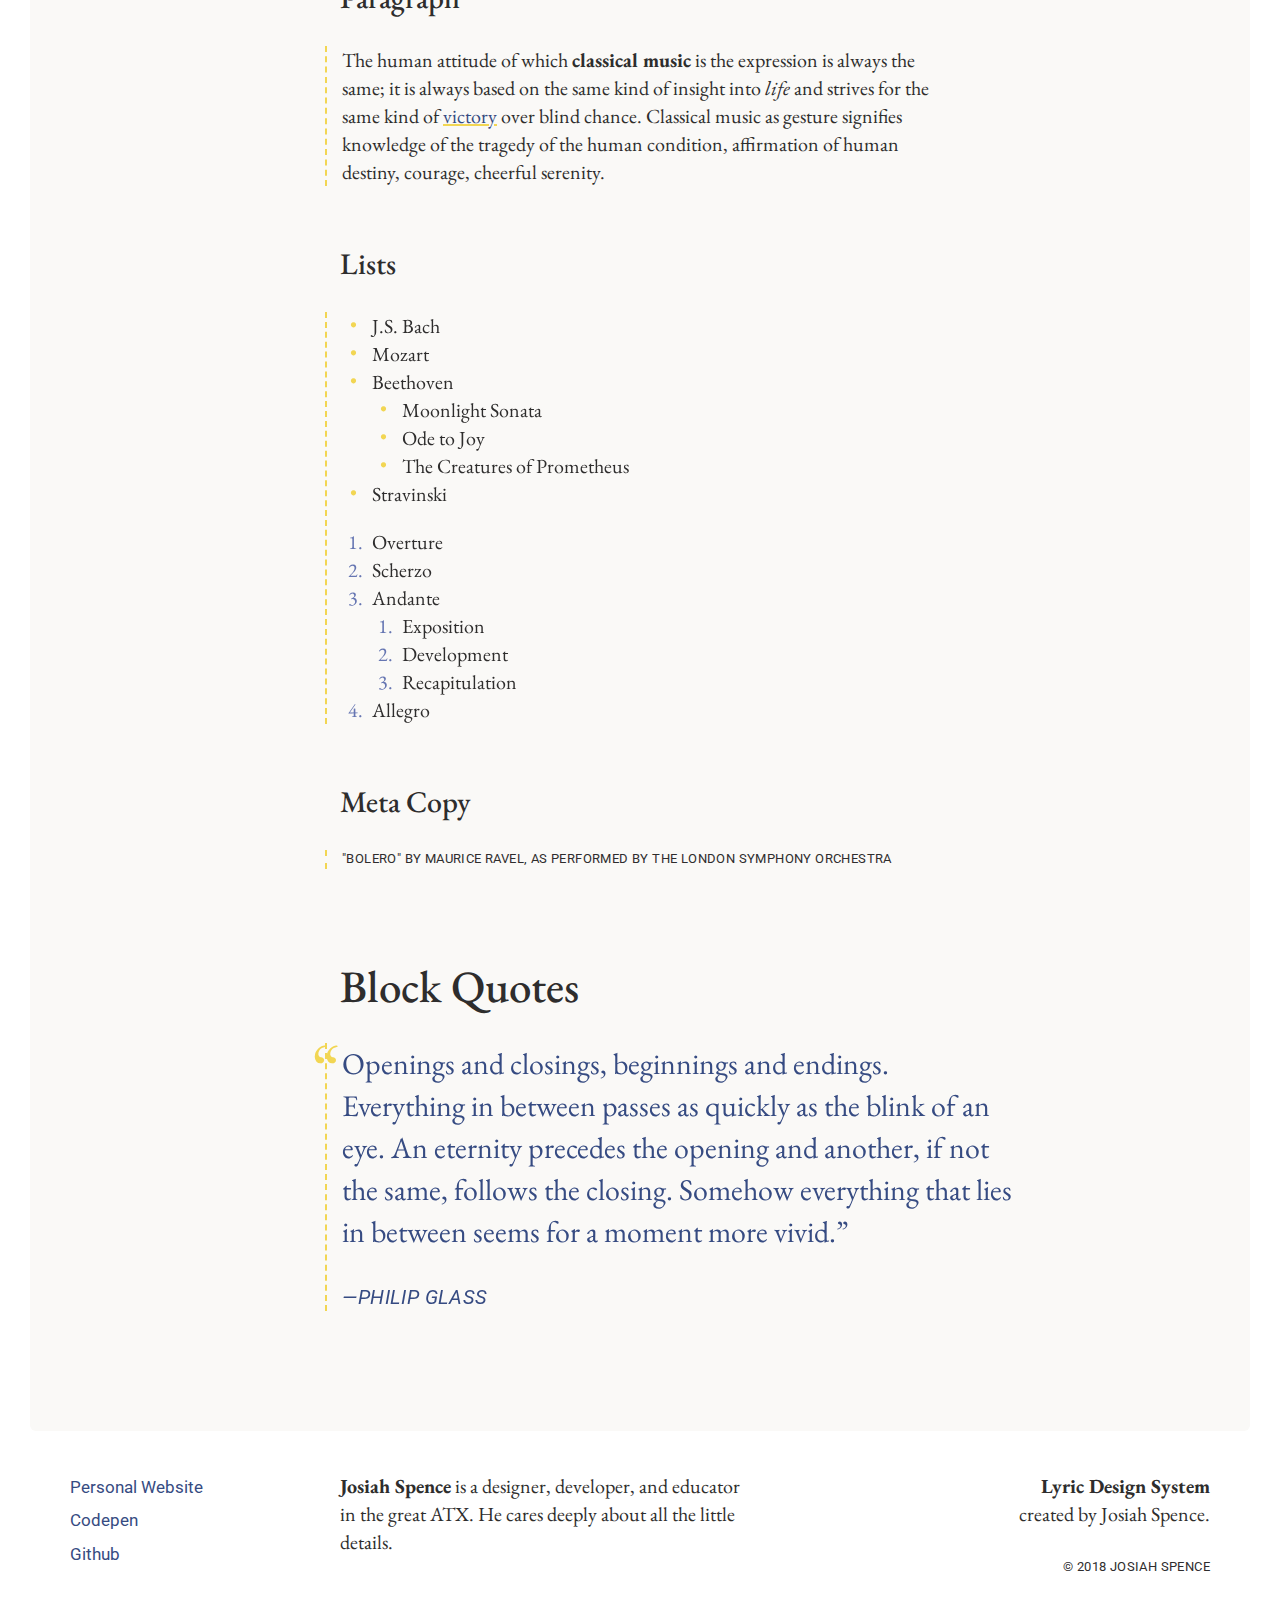
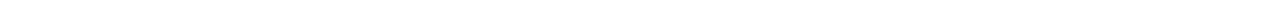
<file: style.html>
<!DOCTYPE html>
<html lang="en">
<head>
  
  <!--  Meta  -->
	<meta charset="UTF-8" />
	<meta name="viewport" content="width=device-width, initial-scale=1">
	<title>Lyric | Style</title>
  
  <!--  Styles  -->
	<link href="https://fonts.googleapis.com/css?family=EB+Garamond:400,400i,700,700i|Roboto:300" rel="stylesheet">
	<link rel="stylesheet" href="style.css">
</head>
<body>
  
	<header class="site-header">
		
		<div class="logo">Lyric</div>
		
		<nav class="nav-primary">
			<ul>
				<li><a href="index.html">Home</a></li>
				<li><a href="style.html" class="current-page">Style</a></li>
				<li><a href="components.html">Components</a></li>
			</ul>			
		</nav>
		
	</header>
	
	<main>
		
		<div class="main-intro">
			<h1>Lyric Style</h1>

			<p class="tagline">Meter &amp; Rhyme.</p>
		</div>
			
		<nav class="nav-secondary toc-nav">
			
			<div>  <!--Necessary for sticky positioning technique-->
			
				<h4>On This Page</h4>

				<ul>
					<li><a href="#colors">Colors</a>
						<ul>
							<li><a href="#blue">Blue</a></li>
							<li><a href="#yellow">Yellow</a></li>
							<li><a href="#grey">Grey</a></li>
						</ul>
					</li>
					<li><a href="#typography">Typography</a>
						<ul>
							<li><a href="#headings">Headings</a></li>
							<li><a href="#body-copy">Body Copy</a></li>
							<li><a href="#block-quotes">Block Quotes</a></li>
						</ul>
					</li>
				</ul>
				
			</div>
				
		</nav>
		
		<div class="main-content">
		
			<h2 id="colors">Colors</h2>
			
			<h3 id="blue">Blue</h3>

			<svg class="example-swatch" viewBox="0 0 140 210" preserveAspectRatio="xMidYMid meet">
				<circle cx="70" cy="70" r="70" fill="var(--color-blue)" />
				<text x="70" y="166" font-weight="bold" text-anchor="middle">Blue</text>
				<text x="70" y="190" text-anchor="middle">#364b82</text>
			</svg>

			<svg class="example-swatch" viewBox="0 0 140 210" preserveAspectRatio="xMidYMid meet">
				<circle cx="70" cy="70" r="70" fill="var(--color-blue-dark)" />
				<text x="70" y="166" font-weight="bold" text-anchor="middle">Blue Dark</text>
				<text x="70" y="190" text-anchor="middle">#15263c</text>
			</svg>

			<svg class="example-swatch" viewBox="0 0 140 210" preserveAspectRatio="xMidYMid meet">
				<circle cx="70" cy="70" r="70" fill="var(--color-blue-light)" />
				<text x="70" y="166" font-weight="bold" text-anchor="middle">Blue Light</text>
				<text x="70" y="190" text-anchor="middle">#6676b2</text>
			</svg>

			<svg class="example-swatch" viewBox="0 0 140 210" preserveAspectRatio="xMidYMid meet">
				<circle cx="70" cy="70" r="70" fill="var(--color-blue-lighter)" />
				<text x="70" y="166" font-weight="bold" text-anchor="middle">Blue Lighter</text>
				<text x="70" y="190" text-anchor="middle">#e1e4ec</text>
			</svg>
			
			<h3 id="yellow">Yellow</h3>

			<svg class="example-swatch" viewBox="0 0 140 210" preserveAspectRatio="xMidYMid meet">
				<circle cx="70" cy="70" r="70" fill="var(--color-yellow)" />
				<text x="70" y="166" font-weight="bold" text-anchor="middle">Yellow</text>
				<text x="70" y="190" text-anchor="middle">#f2d653</text>
			</svg>

			<svg class="example-swatch" viewBox="0 0 140 210" preserveAspectRatio="xMidYMid meet">
				<circle cx="70" cy="70" r="70" fill="var(--color-yellow-dark)" />
				<text x="70" y="166" font-weight="bold" text-anchor="middle">Yellow Dark</text>
				<text x="70" y="190" text-anchor="middle">#bca51d</text>
			</svg>

			<svg class="example-swatch" viewBox="0 0 140 210" preserveAspectRatio="xMidYMid meet">
				<circle cx="70" cy="70" r="70" fill="var(--color-yellow-light)" />
				<text x="70" y="166" font-weight="bold" text-anchor="middle">Yellow Light</text>
				<text x="70" y="190" text-anchor="middle">#ffff85</text>
			</svg>
			
			<h3 id="grey">Grey</h3>

			<svg class="example-swatch" viewBox="0 0 140 210" preserveAspectRatio="xMidYMid meet">
				<circle cx="70" cy="70" r="70" fill="var(--color-text)" />
				<text x="70" y="166" font-weight="bold" text-anchor="middle">Text</text>
				<text x="70" y="190" text-anchor="middle">#2e2d2d</text>
			</svg>

			<svg class="example-swatch" viewBox="0 0 140 210" preserveAspectRatio="xMidYMid meet">
				<circle cx="70" cy="70" r="70" fill="var(--color-text-light)" />
				<text x="70" y="166" font-weight="bold" text-anchor="middle">Text Light</text>
				<text x="70" y="190" text-anchor="middle">#a1a9ab</text>
			</svg>

			<svg class="example-swatch" viewBox="0 0 140 210" preserveAspectRatio="xMidYMid meet">
				<circle cx="70" cy="70" r="70" fill="var(--color-text-lighter)" />
				<text x="70" y="166" font-weight="bold" text-anchor="middle">Text Lighter</text>
				<text x="70" y="190" text-anchor="middle">#ddd</text>
			</svg>
			
			<h3 id="state-colors">State Colors</h3>

			<svg class="example-swatch" viewBox="0 0 140 210" preserveAspectRatio="xMidYMid meet">
				<circle cx="70" cy="70" r="70" fill="var(--color-error)" />
				<text x="70" y="166" font-weight="bold" text-anchor="middle">Error</text>
				<text x="70" y="190" text-anchor="middle">#c64f3d</text>
			</svg>

			<svg class="example-swatch" viewBox="0 0 140 210" preserveAspectRatio="xMidYMid meet">
				<circle cx="70" cy="70" r="70" fill="var(--color-success)" />
				<text x="70" y="166" font-weight="bold" text-anchor="middle">Success</text>
				<text x="70" y="190" text-anchor="middle">#3dc67a</text>
			</svg>

			<h2 id="typography">Typography</h2>
			
			<h4>Primary Typeface</h4>
			
			<figure>
				<p>EB Garamond, Georgia, serif; </p>
			</figure>
			
			<h4>Secondary Typeface</h4>
			
			<figure>
				<p class="example-typeface-secondary">Roboto, Verdana, sans-serif; </p>
			</figure>
			
			<h4>Modular Scale</h4>
			
			<p><strong>1.5</strong>&mdash;Perfect Fifth</p>
			
			<h3 id="headings">Headings</h3>
			
			<figure>
				<h1>Heading 1</h1>
				<h2>Heading 2</h2>
				<h3>Heading 3</h3>
				<h4>Heading 4</h4>
				<h5>Heading 5</h5>
				<h6>Heading 6</h6>
			</figure>
			
			<h3 id="body-copy">Body Copy</h3>
			
			<h4>Featured Text</h4>
			
			<figure>
				<p class="featured-text">Beethoven tells you what it's like to be Beethoven and Mozart tells you what it's like to be human. Bach tells you what it's like to be the universe.</p>
			</figure>
			
			<h4>Paragraph</h4>
			
			<figure>
				<p>The human attitude of which <strong>classical music</strong> is the expression is always the same; it is always based on the same kind of insight into <em>life</em> and strives for the same kind of <a href="http://google.com">victory</a> over blind chance. Classical music as gesture signifies knowledge of the tragedy of the human condition, affirmation of human destiny, courage, cheerful serenity.</p>
			</figure>
			
			<h4>Lists</h4>
			
			<figure>
				<ul>
					<li>J.S. Bach</li>
					<li>Mozart</li>
					<li>Beethoven
						<ul>
							<li>Moonlight Sonata</li>
							<li>Ode to Joy</li>
							<li>The Creatures of Prometheus</li>
						</ul>
					</li>
					<li>Stravinski</li>
				</ul>
				
				<ol>
					<li>Overture</li>
					<li>Scherzo</li>
					<li>Andante
						<ol>
							<li>Exposition</li>
							<li>Development</li>
							<li>Recapitulation</li>
						</ol>
					</li>
					<li>Allegro</li>
				</ol>
			</figure>
			
			<h4>Meta Copy</h4>
			
			<figure>
				<p class="meta-copy">"Bolero" by Maurice Ravel, as performed by the London Symphony Orchestra</p>
			</figure>
			
			<h3 id="block-quotes">Block Quotes</h3>
			
			<figure>
				<blockquote>
					<p>Openings and closings, beginnings and endings. Everything in between passes as quickly as the blink of an eye. An eternity precedes the opening and another, if not the same, follows the closing. Somehow everything that lies in between seems for a moment more vivid.</p>
					<cite>Philip Glass</cite>
				</blockquote>
			</figure>
			
		</div>
		
	</main>
 
<footer class="site-footer">
		
		<div>
		
			<p><strong>Lyric Design System</strong> created by Josiah Spence.</p>

			<small>© 2018 Josiah Spence</small>
		
		</div>
			
		<p><strong>Josiah Spence</strong> is a designer, developer, and educator in the great ATX. He cares deeply about all the little details.</p>
		
		<nav class="nav-secondary">
			<ul>
				<li><a href="https://josiahspence.com">Personal Website</a></li>
				<li><a href="https://codepen.io/JosiahACC">Codepen</a></li>
				<li><a href="https://github.com/spencejs">Github</a></li>
			</ul>
		</nav>
		
	</footer>
	
</body>
</html>
</file>
<file: style.css>
/*=========================================================================
  TABLE OF CONTENTS

  -Simple Reset
  -Colors / Style Variables
  -Typography
  -Figure
  -Forms
  -Button Links
  -Animations
  -Details / Summary
  -Modal Dialog
  -Notifications
  -Navigation Primary
  -Navigation Secondary
  -Hero Block
  -Article/Post Card
  -Profile Card
  -Call to Action Card
  -Header Component
  -Footer Component
  -Page Layout
  -Style Examples

============================================================================*/

/*=========================================================================
  Simple Reset
============================================================================*/

img {
	display: block;
	height: auto;
	max-width: 100%;
}

/*=========================================================================
  Colors / Style Variables
============================================================================*/

:root {
	--color-text:				#2e2d2d;
	--color-text-light:		#a1a9ab;
	--color-text-lighter:	#ddd;
	
	--color-background:		#faf9f7;
	
	--color-blue:				#364b82;
	--color-blue-dark:		#15263c;
	--color-blue-light:		#6676b2;
	--color-blue-lighter:	#e1e4ec;
	
	--color-yellow:			#f2d653;
	--color-yellow-dark:		#bca51d;
	--color-yellow-light:	#ffff85;
	
	--color-error:				#c64f3d;
	--color-success:			#3dc67a;
	
	--border-basic:			1px solid var(--color-yellow);
	--border-thick:			4px solid var(--color-blue);
	
	--border-radius: 			.3rem;
	
	--box-shadow:				0 4px 10px var(--color-text-light), 0 13px 3px -11px var(--color-text-light);
	--box-shadow-active:		0 2px 5px var(--color-text-light), 0 7px 2px -6px var(--color-text-light);
}


/*=========================================================================
  Typography
============================================================================*/

:root {
	--scale-ratio:			1.3;
	
	--font-size-xxxl:		calc( 1rem * var(--scale-ratio) * var(--scale-ratio) * var(--scale-ratio) * var(--scale-ratio) * var(--scale-ratio) );
	--font-size-xxl:		calc( 1rem * var(--scale-ratio) * var(--scale-ratio) * var(--scale-ratio) * var(--scale-ratio) );
	--font-size-xl:		calc( 1rem * var(--scale-ratio) * var(--scale-ratio) * var(--scale-ratio) );
	--font-size-lg:		calc( 1rem * var(--scale-ratio) * var(--scale-ratio) );
	--font-size-med:		calc( 1rem * var(--scale-ratio) );
	--font-size-dim:		calc( 1rem / 1.2 );
	--font-size-xdim:		calc( 1rem / 1.25 );
	--font-size-sm:		calc( 1rem / var(--scale-ratio) );

	--margin-xlarge:		calc( var(--margin-standard) * 4 );	
	--margin-large:		calc( var(--margin-standard) * 2 );	
	--margin-standard:	1.5rem;
	--margin-small:		calc( var(--margin-standard) / 2 );
	--margin-xsmall:		calc( var(--margin-standard) / 4 );
	--margin-xxsmall:		calc( var(--margin-standard) / 6 );

	--font-primary:		'EB Garamond', Georgia, serif;
	--font-secondary:		'Roboto', Verdana, sans-serif;
}

html {
	color: var(--color-text);
	font-family: var(--font-primary);
	font-feature-settings: "liga","clig";
	font-size: 16px;
	font-variant: common-ligatures;
	line-height: 1.5;
}

@media ( min-width: 600px ) {
	
	:root {
		--scale-ratio:	1.4;
	}
	
	html {
		font-size: 18px;
	}
	
}

@media ( min-width: 900px ) {
	
	:root {
		--scale-ratio:	1.5;
	}
	
	html {
		font-size: 20px;
		line-height: 1.4;
	}
	
}


/* Links */

a{
	color: var(--color-blue);
	text-decoration-color: var(--color-yellow);
	transition: all .3s;
}

a:hover, a:focus {
	outline: none;
	text-decoration-style: wavy;
	transition: all .3s;
}

a:active {
	color: var(--color-yellow);
}

a:hover img, a:focus img {
	box-shadow: .3rem .3rem var(--color-yellow);
	transition: all .3s;
}

a:active img {
	box-shadow: .1rem .1rem var(--color-yellow);
}


/* Headings */

h1, h2, h3, h4, h5, h6 {
	font-weight: 500;
	line-height: 1.2;
	margin: 2em 0 var(--margin-standard);
}

h1 {
	font-size: var(--font-size-xxxl);
	font-style: italic;
	line-height: 1.1;
	margin: var(--margin-standard) 0 .2em -.07em;
}

h2 {
	font-size: var(--font-size-xl);
	line-height: 1.1;
}

h2:first-child {
	margin-top: 0;
}

h3 {
	font-size: var(--font-size-lg);
}

h2 + h3 {
    margin-top: var(--margin-large);
}

h4, h5, h6 {
	margin-bottom: var(--margin-small);
}

h4 {
	font-size: var(--font-size-med);
	
}

h5 {
	font-size: 1rem;
	font-weight: bold;
}

h6 {
	font-family: var(--font-secondary);
	font-size: var(--font-size-sm);
	text-transform: uppercase;
}

@media ( min-width: 600px ) {
	h1 {
		line-height: 1.05;
	}
}

@media ( min-width: 850px ) {
	h1 {
		line-height: 1.02;
	}
}


/* Body Copy */

p {
	margin: 0 0 var(--margin-standard);
}

.featured-text, .tagline {
	font-size: var(--font-size-med);
	line-height: 1.4;
}

@media ( min-width: 900px ) {
	
	.main-content .featured-text, .main-content .tagline {
		margin-right: calc( var(--margin-large) * -1 );
	}
	
}


hr {
	border-color: var(--color-yellow);
}

small, time, .meta-copy {
	display: block;
	font-family: var(--font-secondary);
	font-size: var(--font-size-sm);
	letter-spacing: .03em;
	text-transform: uppercase;
}


/* Lists */

ul, ol {
	list-style-position: outside;
	margin-left: var(--margin-standard);
	padding-left: 0;
}

ul	ul, ol ol, ul ol, ol ul{
	margin-bottom: 0;
}

.main-content ul li {
	list-style: none;
	position: relative;
}

.main-content ul li:before {
	content: "•";
	color: var(--color-yellow);
	left: calc( var(--margin-standard) * -.75 );
	position: absolute;
	top: -.05em;
}

.main-content ol {
	counter-reset: li;
	list-style: none;
}

.main-content ol li {
	counter-increment: li;
	position: relative;
}

.main-content ol li::before {
	content: '.'counter(li);
	color: var(--color-blue-light);
	display: inline-block;
	direction: rtl;
	position: absolute;
   right: calc( 99% + var(--margin-small) );
	text-align: right;
}


/* Blockquotes */

blockquote {
	color: var(--color-blue);
	font-size: var(--font-size-med);
	line-height: 1.4;
	margin: var(--margin-standard) 0 var(--margin-standard);
	position: relative;
}

blockquote:before {
	content: '“';
	color: var(--color-yellow);
	left: -1.5rem;
	position: absolute;
	top: -1.1rem;
	font-size: var(--font-size-xl);
}
	
blockquote p:last-of-type:after {
	content: '”';
}

cite {
	display: block;
	font-family: var(--font-secondary);
	font-size: 1rem;
	letter-spacing: .03em;
	text-transform: uppercase;
}

cite:before {
	content: '—';
}

@media ( min-width: 900px ) {
	
	blockquote {
		margin-right: calc( var(--margin-large) * -1 );
	}
	
}


/*=======================================================================
  Figure
============================================================================*/


figure {
	border-left: 2px dashed var(--color-yellow);
	margin: var(--margin-standard) calc( var(--margin-small) * -1 ) 0;
	padding: 0 0 0 var(--margin-small);
}

@media ( min-width: 600px ) {
	margin: var(--margin-standard) calc( var(--margin-standard) * -1 ) 0;
	padding: 0 0 0 var(--margin-standard);
}


/*=========================================================================
  Forms
============================================================================*/

label {
	display: block;
	margin-bottom: var(--margin-xsmall);
	margin-left: .1rem;
}

label + small {
	margin: calc( var(--margin-xsmall) * -.5 ) 0 var(--margin-xsmall) .1rem;
}

.error-text {
	color: var(--color-error);
}

input:not([type="submit"]), input:not([type="button"]), input:not([type="file"]), input:not([type="radio"]), input:not([type="range"]), input:not([type="reset"]), textarea, select {
	background-color: white;
	border: 1px solid var(--color-blue-light);
	border-radius: 0;
	box-sizing: border-box;
	display: block;
	font-size: var(--font-size-sm);
	margin-bottom: var(--margin-standard);
	max-width: 30rem;
	padding: .5rem;
	width: 100%;
}

select:after {
	content: "+";
}

input:focus, textarea:focus, select:focus, .focus {
	border-color: var(--color-yellow);
	outline: 2px solid var(--color-yellow);
}

input[disabled], textarea[disabled], select[disabled] {
	background-color: transparent;
	border-color: var(--color-text-lighter);
}

input.error-input, textarea.error-input, select.error-input {
	border-color: var(--color-error);
}

textarea {
	min-height: 6rem;
}

input[type="submit"], input[type="button"], button {
	background-color: var(--color-yellow-dark);
	border: none;
	color: white;
	display: inline-block;
	font-family: var(--font-primary);
	font-size: 1rem;
	font-style: italic;
	letter-spacing: .05em;
	padding: .5rem 1rem;
	text-decoration: none;
	transition: all .3s;
}

input[type="submit"]:hover, input[type="button"]:hover, button:hover, input[type="submit"].hover, input[type="button"].hover, button.hover {
	box-shadow: 0 6px 0 -3px var(--color-blue);
	transform: translatey(-2px);
	transition: all .3s;
}

input[type="submit"]:focus, input[type="button"]:focus, button:focus, input[type="submit"].focus, input[type="button"].focus, button.focus {
	border: none;
	outline: 2px dashed var(--color-blue-light);
}

input[type="submit"]:active, input[type="button"]:active, button:active, input[type="submit"].active, input[type="button"].active, button.active {
	background-color: var(--color-yellow);
	box-shadow: 0 2px 0 -1px var(--color-text);
	transform: translatey(1px);
}


/*=======================================================================
  Button Links
============================================================================*/


.button {
	background-color: var(--color-yellow-dark);
	color: white;
	display: inline-block;
	font-style: italic;
	line-height: 1;
	padding: .75rem 1rem;
	text-decoration: none;
}

.button:hover, .button.hover {
	box-shadow: 0 6px 0 -3px var(--color-blue);
	transform: translatey(-2px);
}

.button:focus, .button.focus {
	outline: 2px dashed var(--color-blue-light);
}

.button:active, .button.active {
	background-color: var(--color-yellow);
	box-shadow: 0 2px 0 -1px var(--color-text);
	transform: translatey(1px);
}

.button-hero {
	background-color: var(--color-blue);
	letter-spacing: .05em;
	padding: 1rem 2rem;
}

.button-hero:hover, .button-hero.hover {
	box-shadow: 0 8px 0 -4px var(--color-yellow-dark);
	transform: translatey(-4px);
}

.button-hero:focus, .button-hero.focus {
	outline-color: var(--color-yellow-dark);
}

.button-hero:active, .button-hero.active {
	box-shadow: 0 2px 0 -1px var(--color-yellow-dark);
	transform: translatey(1px);
}

.button-ghost {
	background-color: var(--color-text-lighter);
	color: var(--color-blue);
}

.button-ghost:hover, .button-ghost.hover {
	box-shadow: 0 6px 0 -3px var(--color-yellow-dark);
	transform: translatey(-2px);
}

.button-ghost:active, .button-ghost.active {
	background-color: var(--color-text-light);
	box-shadow: 0 2px 0 -1px var(--color-yellow-dark);
	transform: translatey(1px);
}


/*=========================================================================
  Animations
============================================================================*/

@keyframes fade-in-bottom {
	0% {
		opacity: 0;
		transform: translatey(3rem);
	}
	
	80% {
		opacity: .3;
	}
	
	100% {
		opacity: 1;
		transform: translatey(0);
	}
}



@keyframes background-slide {
	0% {
		background-position-x: -16%;
	}
	100% {
		background-position-x: 0%;
	}
}


@keyframes content-slide {
	0% {
		opacity: 0;
		transform: translatey(-16%);
	}
	100% {
		opacity: 1;
		transform: translatey(0);
	}
}


@keyframes pop-in {
	0% {
		opacity: 0;
		transform: scale( .1 );
	}
	
	70% {
		opacity: .5;
	}
	
	86% {
		transform: scale( 1.15 );
	}
	
	100% {
		opacity: 1;
		transform: scale( 1 ) ;
	}
}


/*=======================================================================
  Details / Summary
============================================================================*/


summary {
	border-bottom: var(--border-basic);
	cursor: pointer;
	padding: var(--margin-small) 0;
}

summary:focus{
	color: var(--color-yellow-dark);
	outline: none;
}

summary::-webkit-details-marker {
	display: none;
}

summary:before {
	content: '+';
	color: var(--color-yellow-dark);
	display: inline-block;
	font-family: var(--font-secondary);
	margin: 0 var(--margin-small) 0 .3rem;
	transition: all .4s ease;
}

details[open] summary:before {
	transform: rotate(44deg);
	transition: all .5s ease;
}

details:first-of-type {
	border-top: var(--border-basic);
}

details[open] {
	border-bottom: var(--border-basic);
}

details div {
	padding: var(--margin-small) .5rem;
}

details[open] div {
	animation: fade-in-bottom .6s ease-out;
}


/*=======================================================================
  Modal Dialog
============================================================================*/


dialog {
	border: none;
	box-shadow: 0 4px 10px var(--color-blue-dark), 0 13px 3px -11px var(--color-blue-dark);
	max-width: 32rem;
	padding: 1rem 2rem;
}

dialog::backdrop {
	background-color: rgba( 54, 75, 130, .8);
	background-image: url("data:image/svg+xml,%3Csvg xmlns='http://www.w3.org/2000/svg' width='4' height='4' viewBox='0 0 4 4'%3E%3Cpath fill='%23f2d653' fill-opacity='0.7' d='M1 3h1v1H1V3zm2-2h1v1H3V1z'%3E%3C/path%3E%3C/svg%3E");
}

dialog[open] {
	animation: pop-in .4s ease-in-out;
}

dialog h4:first-child {
	border-bottom: var(--border-basic);
	margin: var(--margin-small) 0 var(--margin-standard);
	padding-bottom: var(--margin-small);
}


/*=========================================================================
  Notification Component
============================================================================*/

.notification {
	align-items: center;
	background-color: white;
	box-shadow: var(--box-shadow);
	color: var(--color-blue);
	display: flex;
	font-style: italic;
	line-height: 1;
	margin-bottom: var(--margin-standard)
}

.notification span {
	padding: var(--margin-small);
}

.notification  .notification-close {
	color: var(--color-text-light);
	font-style: normal;
	margin-left: auto;
	padding-right: var(--margin-standard);
}

.icon-notification {
	background-color: var(--color-blue);
	color: white;
	height: 1.5rem;
	margin-right: var(--margin-xsmall);
	padding: var(--margin-standard);
	width: 1.5rem;
}

.notification-error .icon-notification {
	background-color: var(--color-error);
}

.notification-warning .icon-notification {
	background-color: var(--color-yellow);
}

.notification-success .icon-notification {
	background-color: var(--color-success);
}


/*=========================================================================
  Navigation-Primary Component
============================================================================*/

.nav-primary {
	font-family: var(--font-secondary);
	text-transform: uppercase;
}

.nav-primary ul {
	margin: var(--margin-small) 0 0;
}

.nav-primary li {
	list-style: none;
}

.nav-primary a {
	border-top: var(--border-basic);
	border-color: var(--color-text-lighter);
	display: block;
	padding: var(--margin-small) 0;
	text-decoration-line: none;
}

.nav-primary a:hover, .nav-primary a:focus, .nav-primary .current-page {
	border-left: 4px solid var(--color-yellow);
	padding-left: var(--margin-small);
}

@media ( min-width: 600px ) {
	
	.nav-primary ul {
		margin: 0;
	}

	.nav-primary li {
		display: inline-block;
		margin-left: var(--margin-xsmall);
	}
	
	.nav-primary a {
		border: none;
		display: inline;
		padding: 0;
	}
	
	.nav-primary a:hover, .nav-primary a:focus {
		border: none;
		outline: none;
		padding: 0;
		text-decoration-line: underline;
		text-decoration-style: dashed;
	}
	
	.nav-primary .current-page {
		border: none;
		padding: 0;
		text-decoration-line: underline;
	}
	
}


/*=========================================================================
  Navigation-Secondary Component
============================================================================*/

/* Clears styles added for main content */

.main-content nav ul li {
	list-style: none;
	position: initial;
}

.main-content nav ul li:before {
	content: "";
	color: var(--color-yellow);
	left: 0;
	position: initial;
	top: 0;
}

.nav-secondary ul {
	font-family: var(--font-secondary);
	font-size: var(--font-size-dim);
	list-style: none;
	margin-left: 0;
}

.nav-secondary ul ul {
	font-size: var(--font-size-xdim);
}

.nav-secondary ul ul li:before {
	color: var(--color-yellow);
	content: '–';
	margin-right: var(--margin-xxsmall);
}

.nav-secondary a {
	display: inline-block;
	padding: var(--margin-xxsmall) 0;
	text-decoration-line: none;
}

.nav-secondary a:hover, .nav-secondary a:focus {
	text-decoration-line: underline;
	text-decoration-style: dashed;
}

.nav-secondary .current-item {
	background-color: var(--color-yellow);
	padding: var(--margin-xxsmall);
}


/*=======================================================================
  Hero Component
============================================================================*/

.hero-block {
	animation: background-slide 1s ease-out;
	background-attachment: fixed;
	background-color: var(--color-blue-dark);
	background-image: url(images/hero-bg.jpg);
	background-repeat: no-repeat;
	background-size: contain;
	color: var(--color-blue-lighter);
	min-height: 50vh;
	padding-top: 40vw;
	text-shadow: 1px 1px 30px var(--color-blue-dark);
}

.hero-block-content {
	animation: content-slide 1s ease-out;
	background: linear-gradient(to bottom, transparent 0%, var(--color-blue-dark) 50%, var(--color-blue-dark) 100%);
	padding: var(--margin-large);
}

@media ( min-aspect-ratio: 11/10 ) {
	
	.hero-block {
		align-items: flex-start;
		background-attachment: initial;
		display: flex;
		flex-direction: column;
		justify-content: center;
		min-height: 60vh;
		padding: 0 0 0 calc( 90% - 35rem - var(--margin-xlarge));
	}

	.hero-block-content {
		background: linear-gradient(to right, transparent 0%, var(--color-blue-dark) 40%, var(--color-blue-dark) 100%);
		max-width: 43rem;
		padding: var(--margin-large) var(--margin-xlarge) var(--margin-large) var(--margin-large);
	}
	
}

@media ( min-aspect-ratio: 7/5 ) {
	
	.hero-block {
		padding-left: 50vh;
	}
	
}


/*=========================================================================
  Post Card
============================================================================*/

.post-card {
	background-color: var(--color-background);
	display: block;
	margin: var(--margin-small) auto;
	max-width: 400px;
	padding: var(--margin-standard);
	text-align: center;
	text-decoration: none;
}

.post-card:hover, .post-card:focus {
	box-shadow: var(--box-shadow);
	transform: translatey(-.2rem);
}

.post-card:active {
	box-shadow: var(--box-shadow-active);
	color: var(--color-blue);
	transform: translatey(0);
}

.post-card:active img {
	box-shadow: var(--margin-xsmall) none;
}

.post-card:hover img, .post-card:focus img {
	box-shadow: none;
}

.post-card h6 {
	font-size: 1rem;
	letter-spacing: .05em;
}

.post-card img {
	margin: auto;
}


/*=========================================================================
  Profile Card
============================================================================*/

.profile-card {
	color: var(--color-blue);
	margin: var(--margin-small) auto;
	max-width: 400px;
	padding: var(--margin-standard);
	text-align: center;
}

.profile-card img {
	background-color: var(--color-blue-light);
	border: var(--margin-small) solid var(--color-yellow);
	border-radius: 50%;
	margin: auto;
	max-width: 10rem;
}

.profile-card h6 {
	font-family: var(--font-primary);
	font-size: var(--font-size-med);
	font-style: italic;
	margin-top: var(--margin-standard);
	text-transform: none;
}

.profile-card p {
	margin-bottom: var(--margin-xsmall);
}


/*=========================================================================
  Call to Action Card
============================================================================*/

.cta-card {
	color: var(--color-blue);
	margin: var(--margin-small) auto;
	max-width: 17rem;
	padding: var(--margin-standard);
	text-align: center;
}

.cta-card svg {
	display: block;
	margin: var(--margin-standard) auto;
	max-width: 5rem;
	stroke: white;
}

.cta-card h6 {
	font-family: var(--font-primary);
	font-size: var(--font-size-med);
	font-style: italic;
	margin-top: var(--margin-standard);
	text-transform: none;
}


/*=========================================================================
  Header Component
============================================================================*/

.logo {
	font-style: italic;
	font-size: var(--font-size-xl);
}

@media ( min-width: 600px ) {
	
	.site-header {
		align-items: baseline;
		display: flex;
		justify-content: space-between;
	}
	
	.logo {
		font-size: var(--font-size-med);
	}
}


/*=========================================================================
  Footer Component
============================================================================*/

.site-footer-nav {
	font-family: var(--font-secondary);
	text-transform: uppercase;
}

.site-footer > div {
	margin-bottom: var(--margin-standard);
}

@media ( min-width: 700px ) {
	
	.site-footer {
		align-items: baseline;
		display: flex;
		flex-direction: row-reverse;
		flex-wrap: wrap;
		justify-content: flex-end;
	}
	
	.site-footer > div {
		margin-right: var(--margin-standard);
		text-align: right;
		width: calc( 50% - var(--margin-standard) );
	}
	
	.site-footer > p {
		width: 50%;
	}
	
}

@media ( min-width: 1200px ) {

	.site-footer {
		align-items: baseline;
		display: flex;
		flex-direction: row-reverse;
		flex-wrap: nowrap;
		justify-content: space-between;
		margin: 0 var(--margin-standard);
		padding: var(--margin-standard) var(--margin-large);
	}
	
	.site-footer > nav {
		width: 10rem;
	}
	
	.site-footer > p {
		padding-right: 10rem;
		width: 20rem;
	}
	
	.site-footer > div {
		margin: 0;
		width: 10rem;
	}

}

.site-footer h6 {
	margin: 0 0 var(--margin-xxsmall);
}

.site-footer .nav-secondary ul {
	margin: 0;
}


/*=========================================================================
  Page Layout
============================================================================*/

body {
	margin: 0;
}

.site-header, .site-footer {
	padding: 2rem;
}

main {
	background-color: var(--color-background);
	padding: var(--margin-standard) var(--margin-large) var(--margin-large);
	position: relative;
}

@media ( min-width: 700px ){
	main {
		border-radius: var(--border-radius);
		margin: 0 var(--margin-standard);
	}
}

.main-intro {
	border-bottom: var(--border-thick);
	padding-bottom: var(--margin-standard);
}

.main-content, .toc-nav {
	margin: var(--margin-large) auto;
	max-width: 30rem;	
}

@media ( min-width: 1200px ) {
	
	.toc-nav {
		float: left;
		margin: var(--margin-small) 0 0 var(--margin-xxsmall);
		position: sticky;
		top: 1rem;
	}
	
}


/*=========================================================================
  Style Examples
============================================================================*/

.example-swatch {
	margin-right: 2.5%;
	max-width: 30%;
}

.example-typeface-secondary {
	font-family: var(--font-secondary);
}

.button-examples a, .form-button-examples button {
	margin:  0 0 .75rem .75rem;
}

.button-examples a:first-child, .form-button-examples button:first-child {
	margin-left: 0;
}

@media ( min-width: 1300px ) {
	
	.example-screenshot {
		margin-right: calc( var(--margin-large) * -1 );
		max-width: calc( var(--margin-larg) + 100%);
	}
	
}

.post-card-example {
	background-color: white;
	padding: var(--margin-standard);
}

.cta-card-example {
	background-color: var(--color-yellow);
}
</file>
